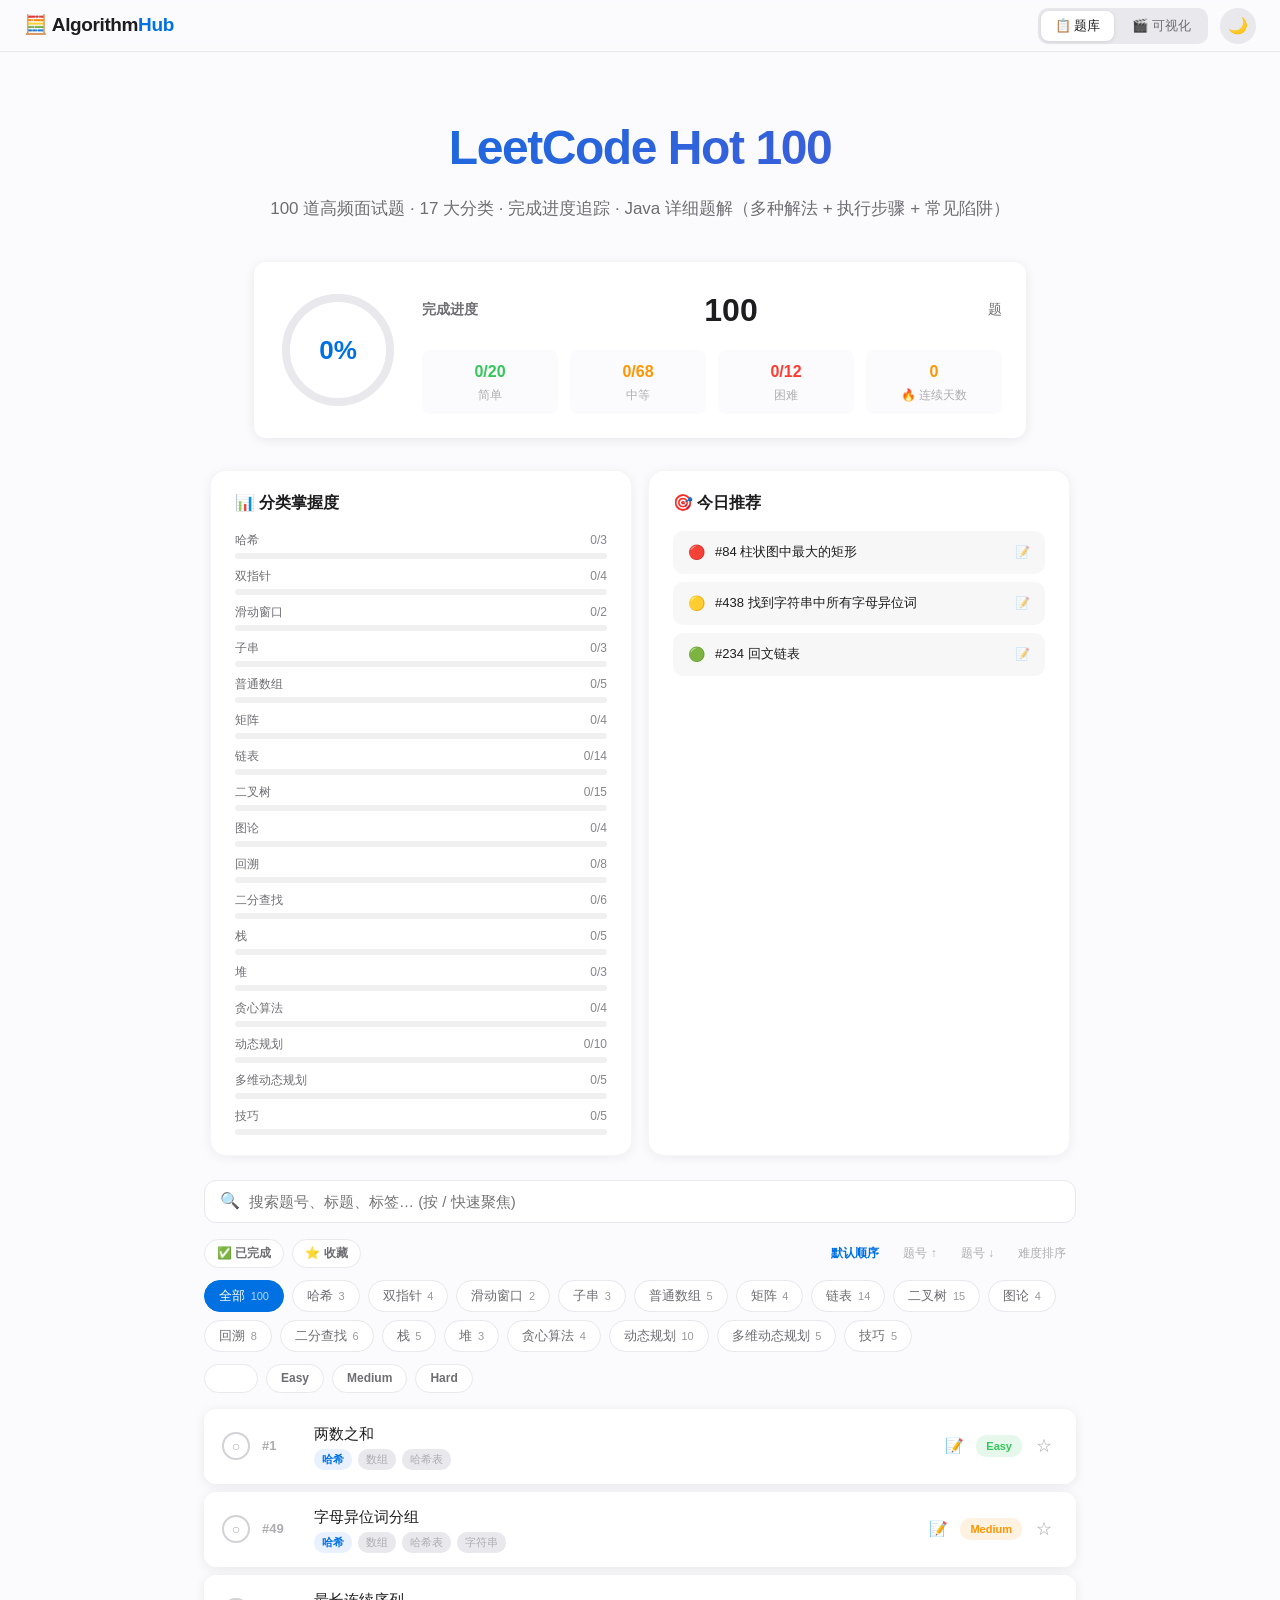
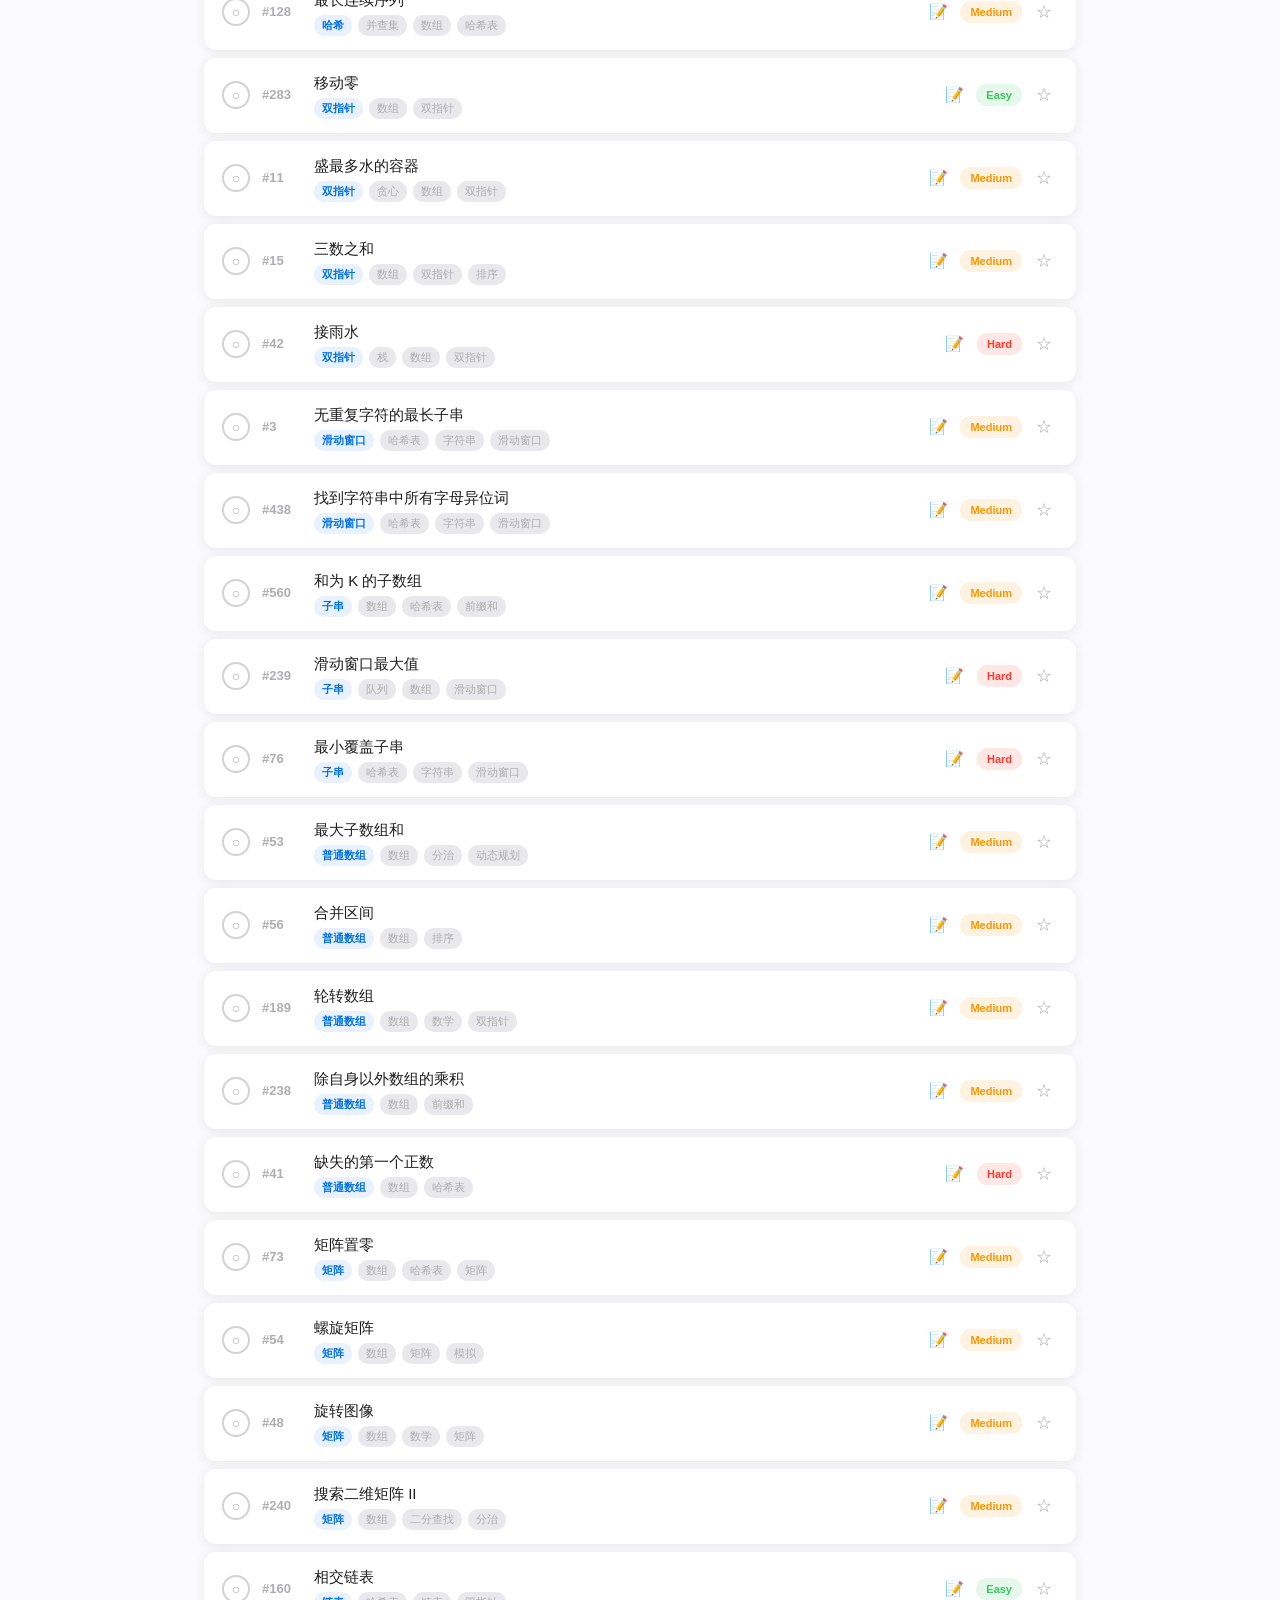
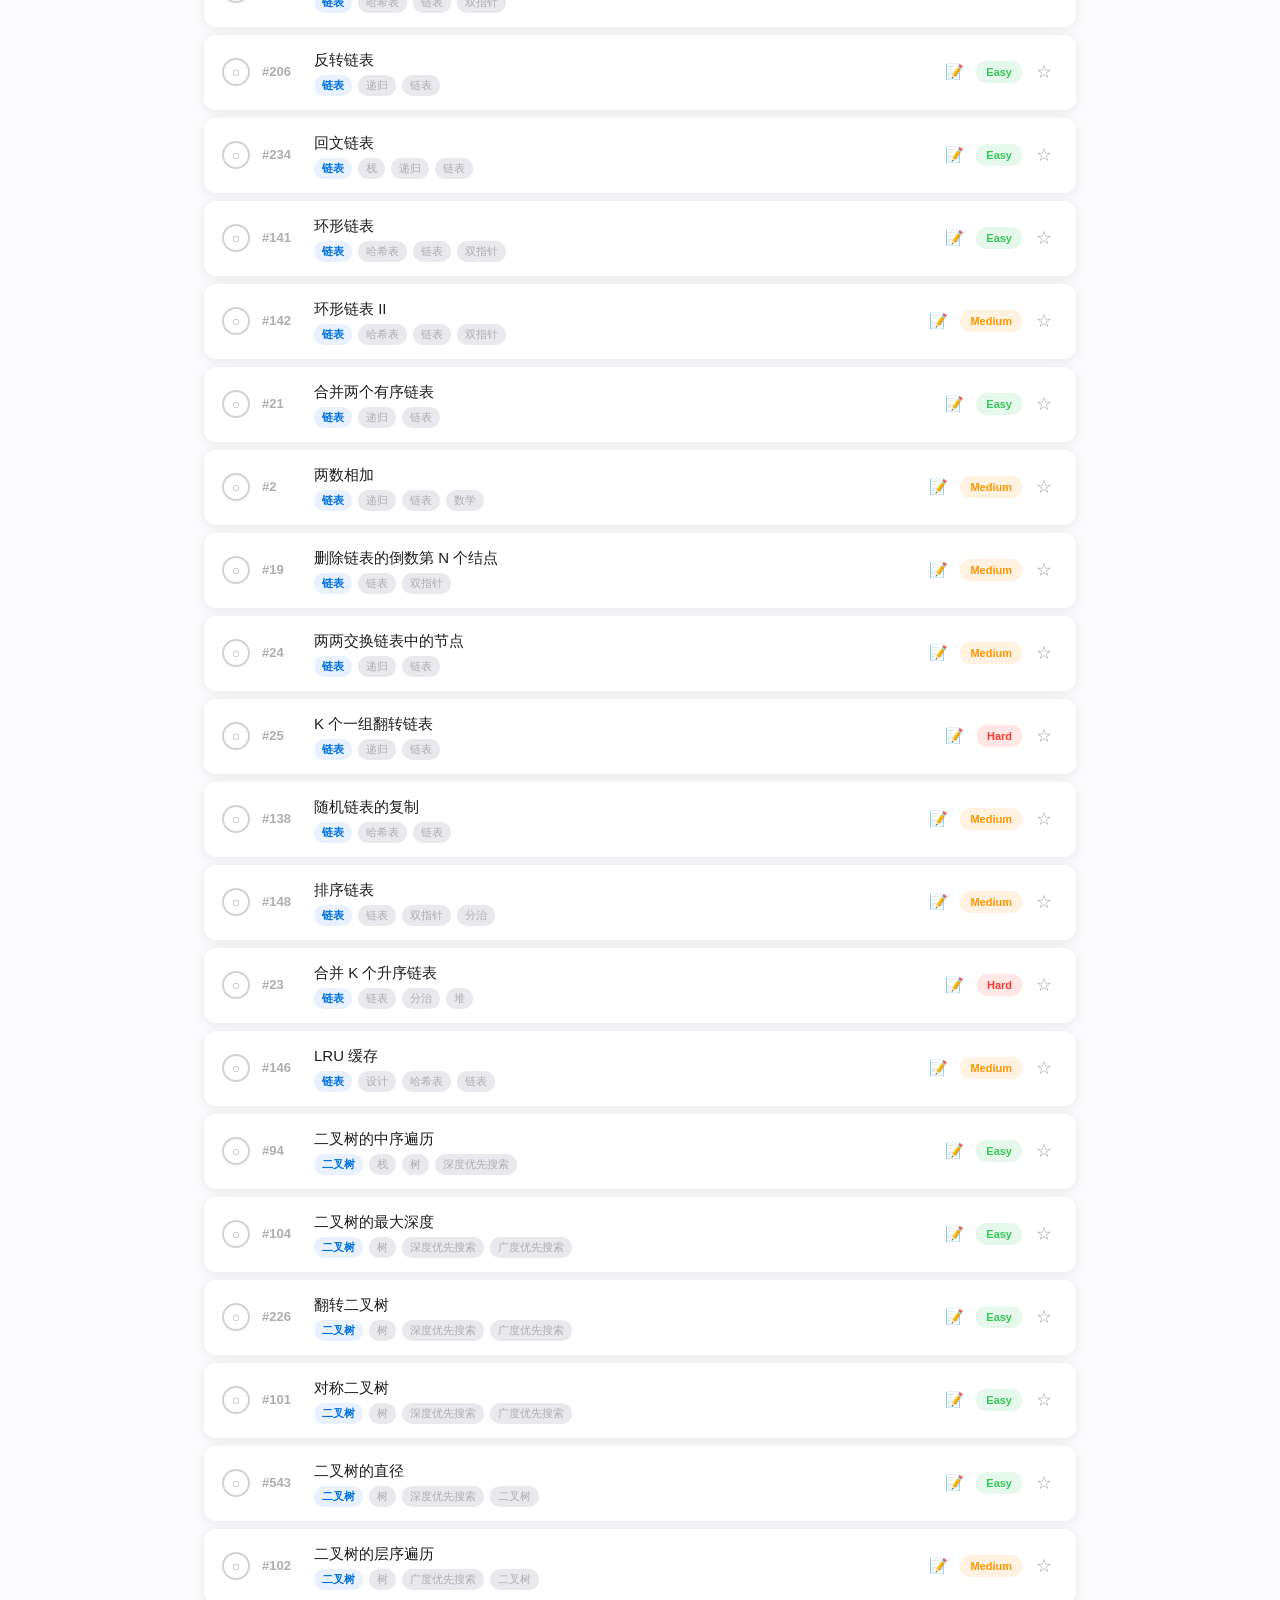
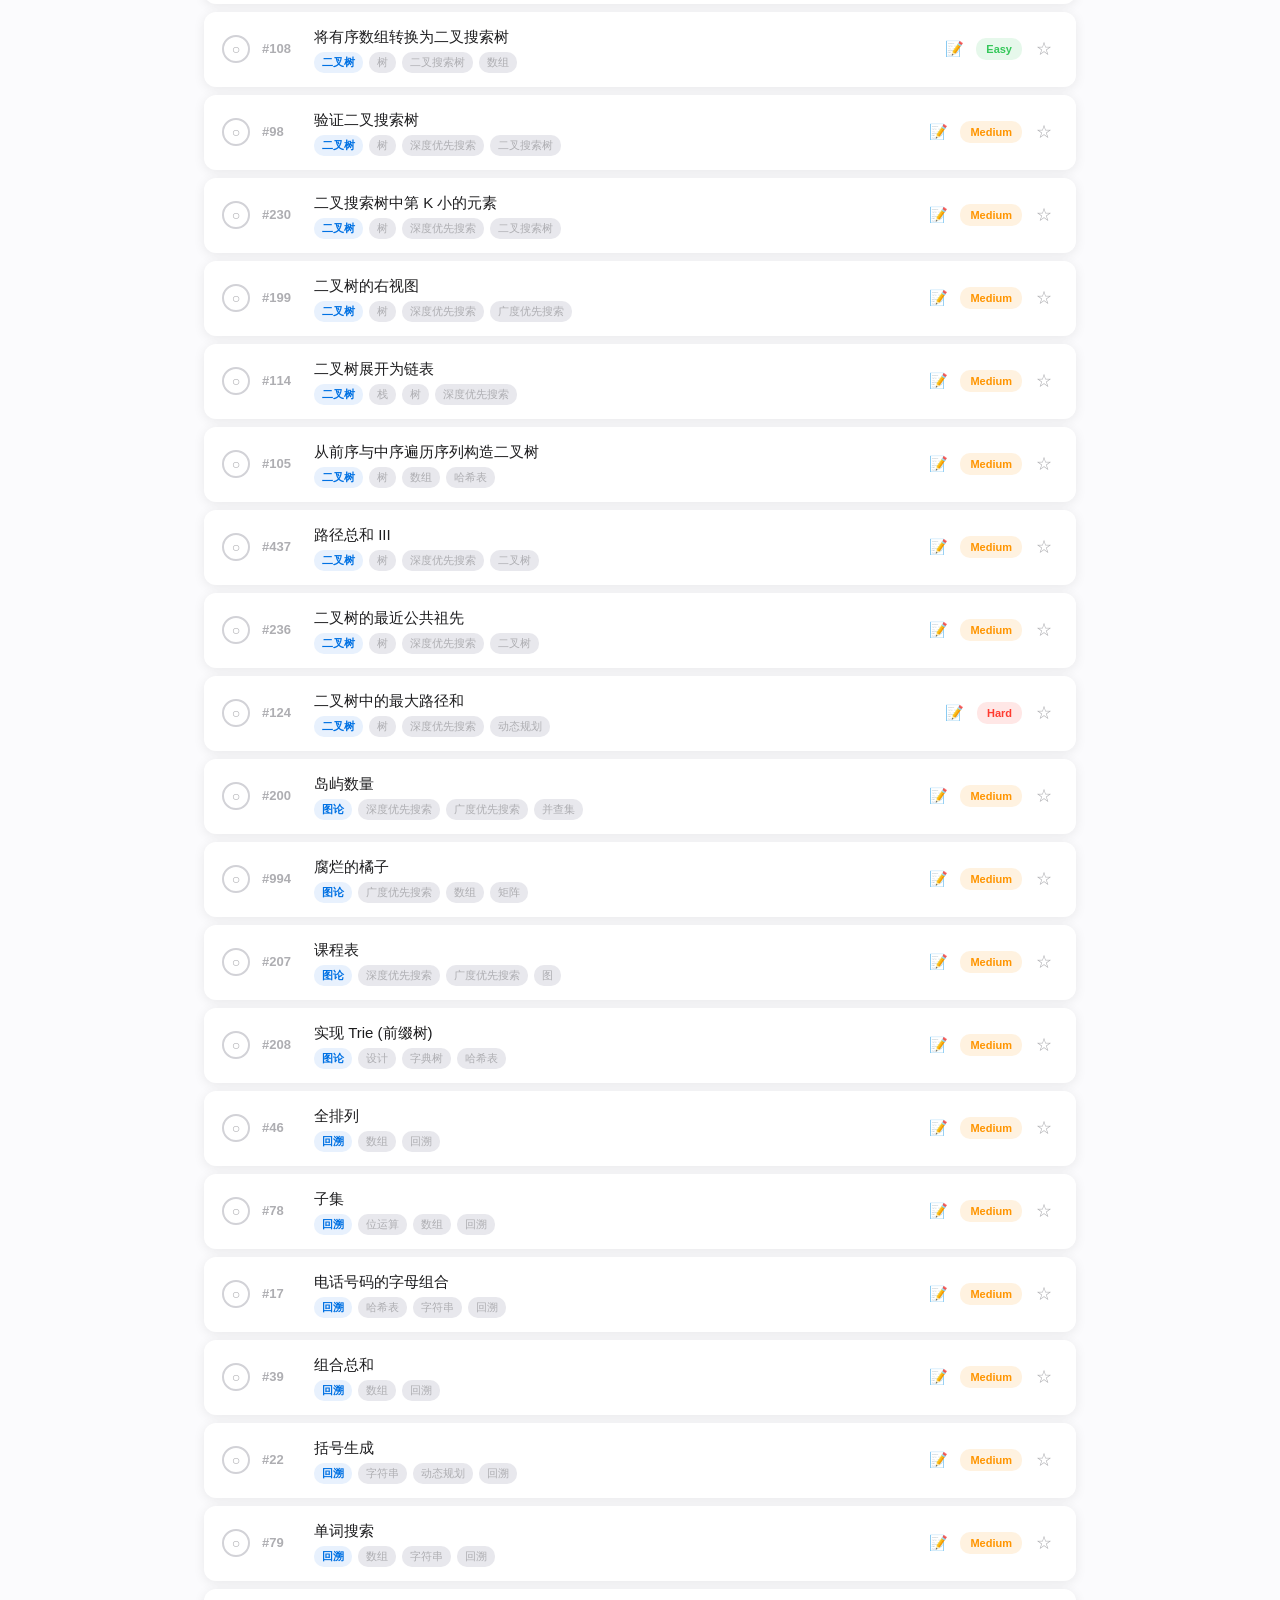
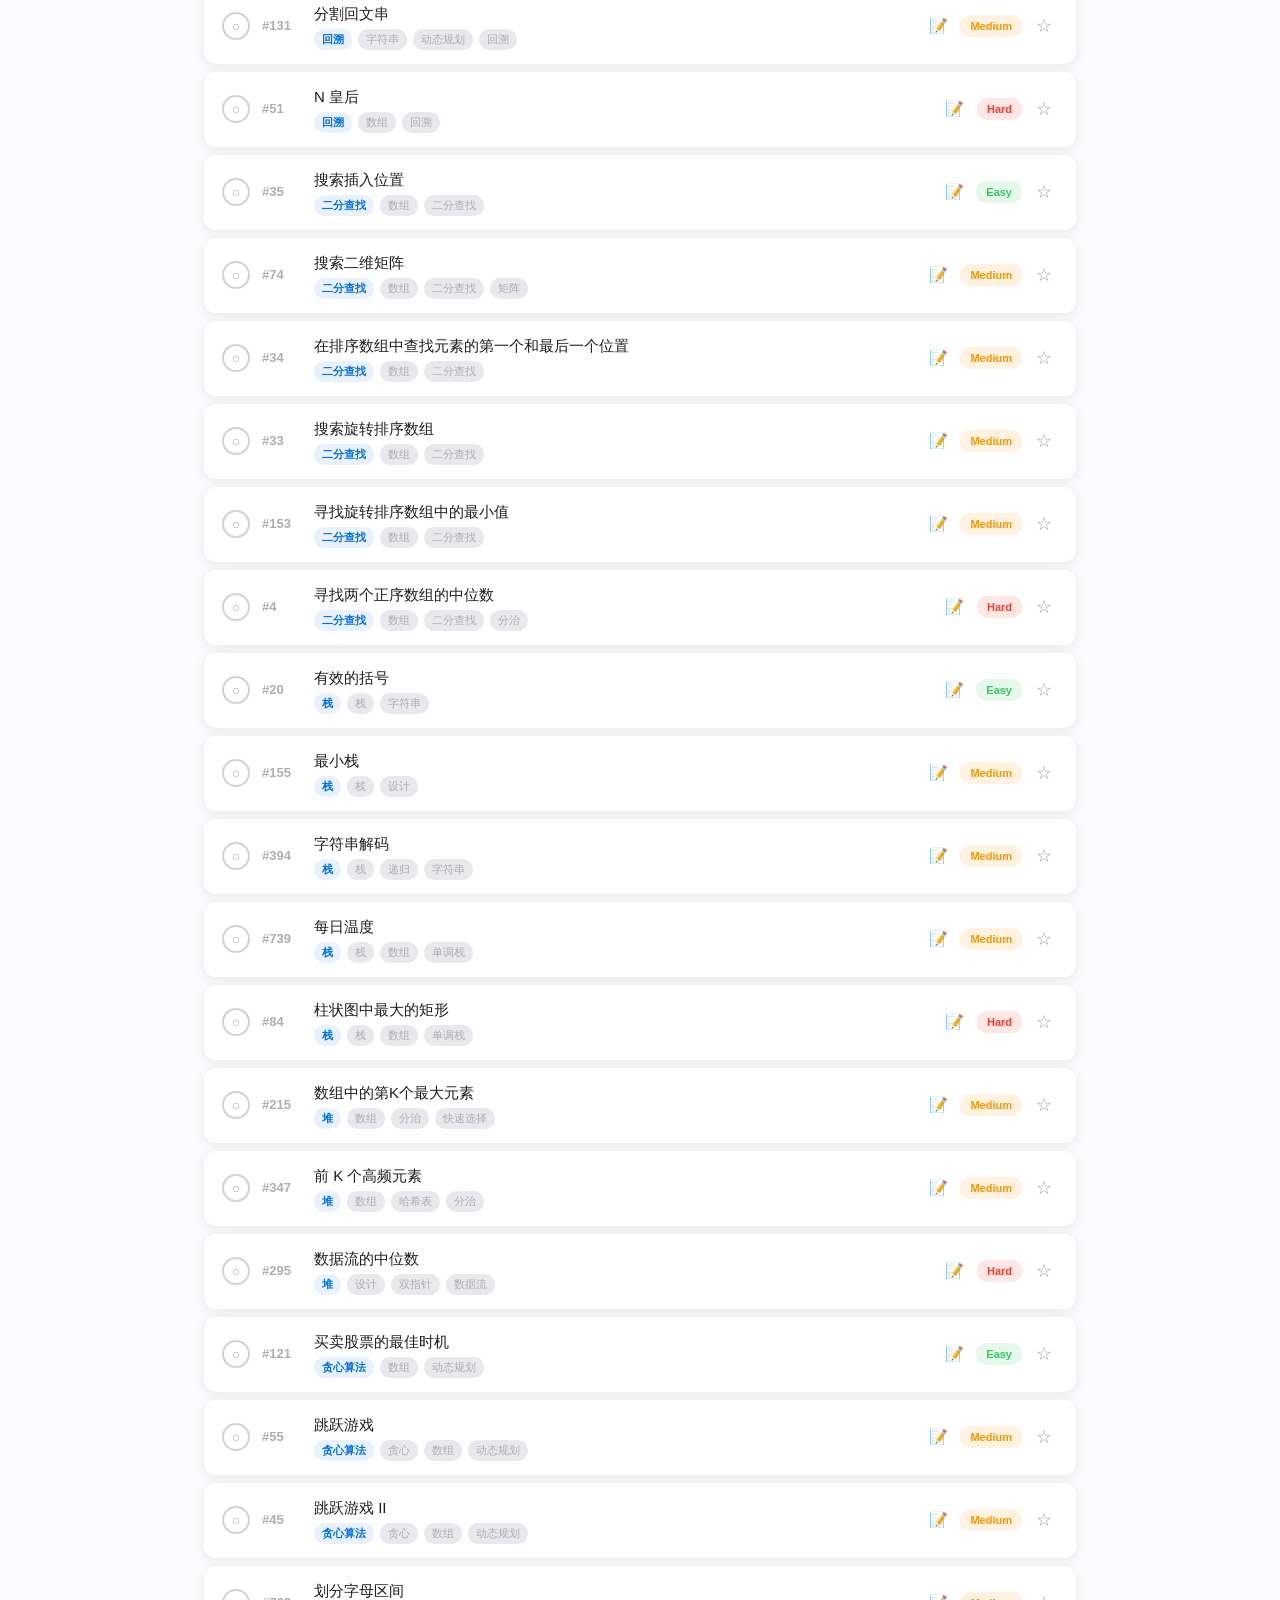
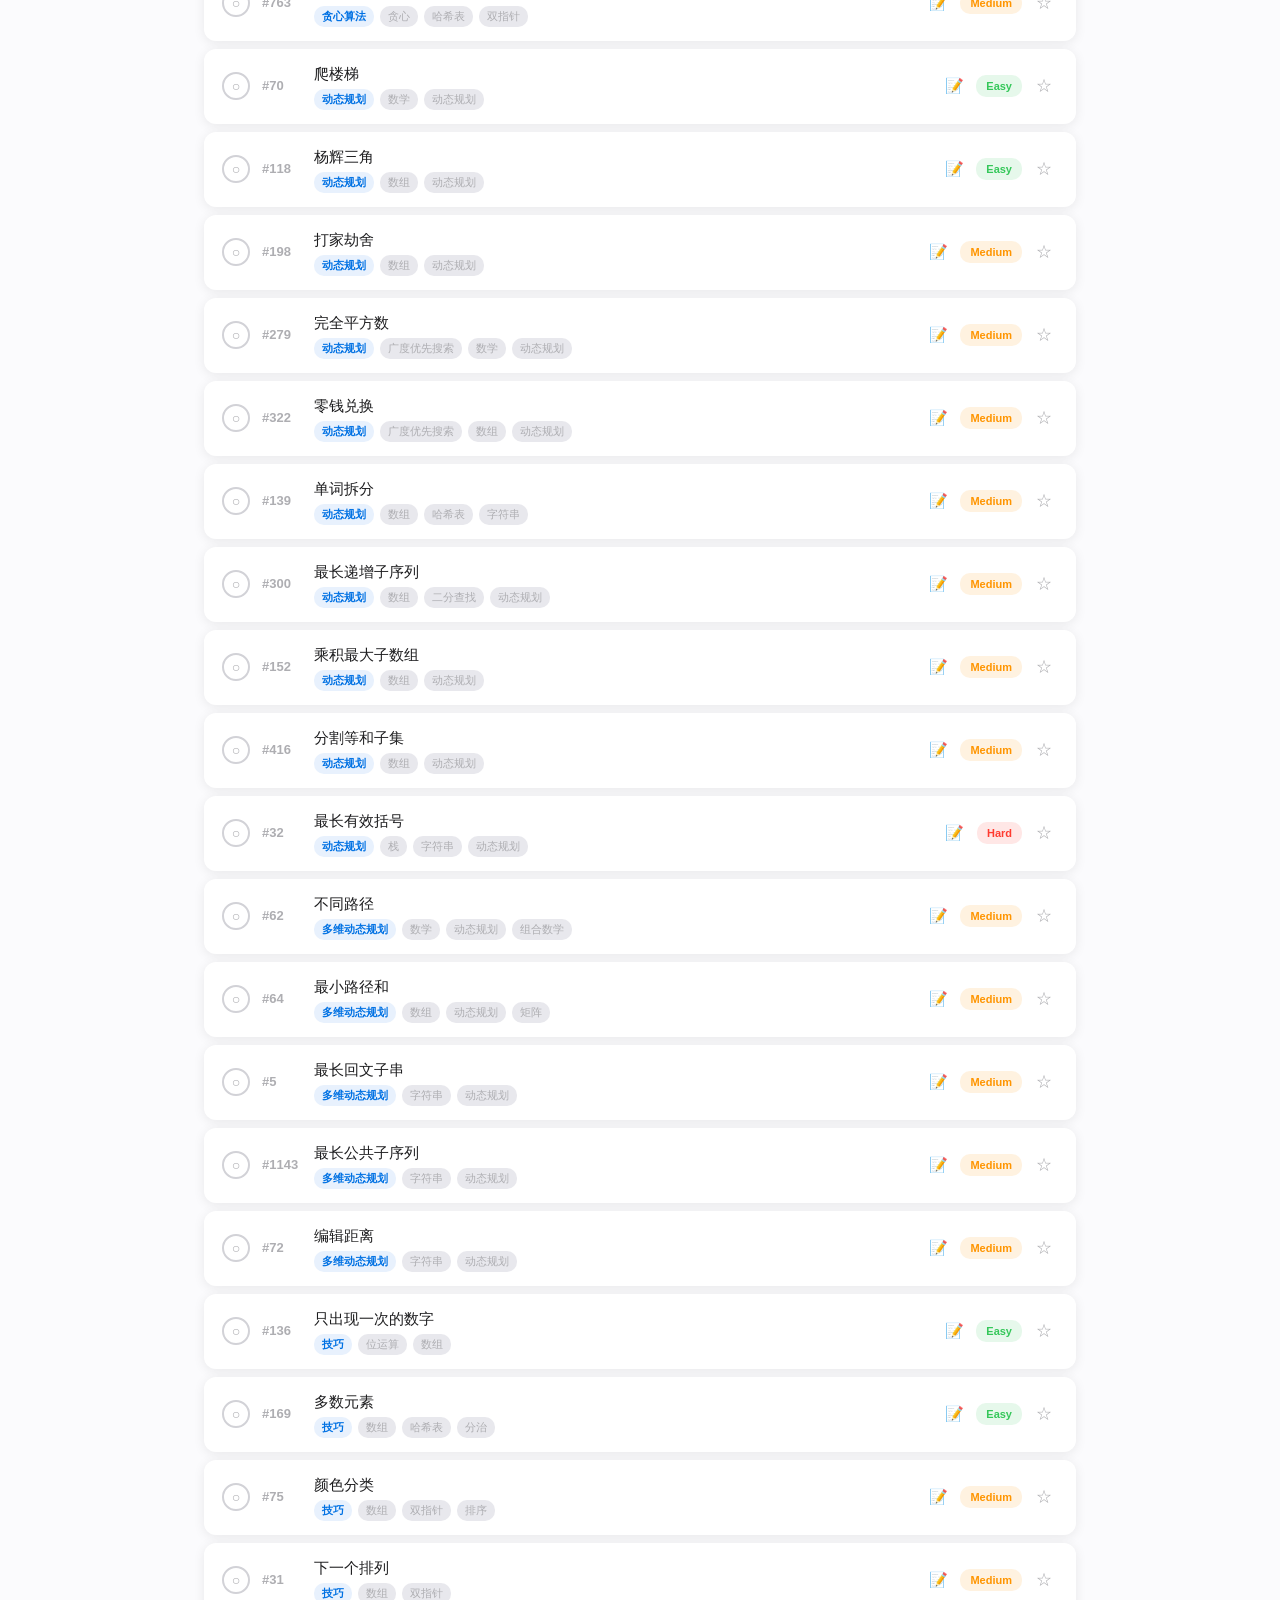
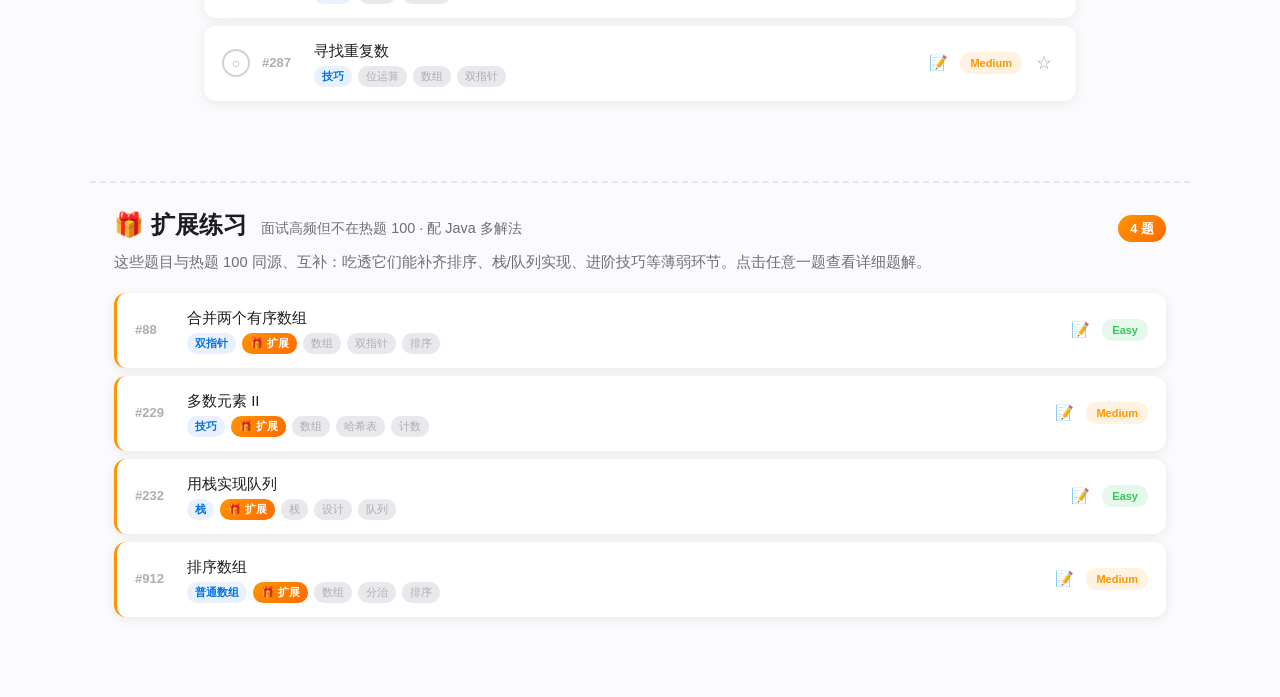
<file: legacy/index.html>
<!DOCTYPE html>
<html lang="zh-CN" data-theme="light">
<head>
<meta charset="UTF-8">
<meta name="viewport" content="width=device-width, initial-scale=1.0">
<meta name="description" content="Algorithm Interview — LeetCode Hot 100 完整Java题解 + 18种算法动画可视化。多种解法、执行步骤、常见陷阱、互动练习，面试刷题一站搞定。">
<meta name="keywords" content="LeetCode,Hot100,Java,算法,数据结构,动态规划,排序,面试题解,算法可视化">
<meta name="author" content="SunArthur86">

<!-- Open Graph -->
<meta property="og:type" content="website">
<meta property="og:title" content="Algorithm Interview — LeetCode Hot 100 + 算法可视化">
<meta property="og:description" content="100道高频面试题 · 18种算法动画 · Java详细题解 · 互动学习">
<meta property="og:url" content="https://sunarthur86.github.io/algorithm-interview/">

<!-- Twitter Card -->
<meta name="twitter:card" content="summary_large_image">
<meta name="twitter:title" content="Algorithm Interview — LeetCode Hot 100 + 算法可视化">
<meta name="twitter:description" content="100道高频面试题 · 18种算法动画 · Java详细题解 · 互动学习">

<title>Algorithm Interview — LeetCode Hot 100 + 算法可视化</title>
<link rel="canonical" href="https://sunarthur86.github.io/algorithm-interview/">
<link rel="icon" href="data:image/svg+xml,<svg xmlns='http://www.w3.org/2000/svg' viewBox='0 0 100 100'><text y='.9em' font-size='90'>🧮</text></svg>">
<link rel="manifest" href="manifest.json">
<script type="application/ld+json">
{"@context":"https://schema.org","@type":"EducationalOrganization","name":"Algorithm Interview","description":"LeetCode Hot 100 完整Java题解 + 18种算法动画可视化","url":"https://sunarthur86.github.io/algorithm-interview/","author":{"@type":"Person","name":"SunArthur86"}}
</script>
<meta name="theme-color" content="#1d1d1f">
<meta name="apple-mobile-web-app-capable" content="yes">
<meta name="apple-mobile-web-app-status-bar-style" content="default">
<link rel="apple-touch-icon" href="data:image/svg+xml,%3Csvg xmlns='http://www.w3.org/2000/svg' viewBox='0 0 192 192'%3E%3Crect width='192' height='192' rx='42' fill='%231d1d1f'/%3E%3Ctext x='96' y='130' font-size='100' text-anchor='middle' fill='white'%3E🧮%3C/text%3E%3C/svg%3E">
<link rel="stylesheet" href="css/main.css">
<link rel="stylesheet" href="css/algorithm.css">
<link rel="stylesheet" href="css/solutions-v2.css">
<link rel="stylesheet" href="css/interactive.css">
<link rel="stylesheet" href="css/viz-modal.css">
</head>
<body>
<a href="#main-content" class="skip-nav" style="position:absolute;top:-100px;left:0;background:#0071e3;color:#fff;padding:8px 16px;z-index:9999;border-radius:0 0 8px 0;transition:top .2s;text-decoration:none;">跳到主要内容</a>

<!-- Navigation -->
<nav class="nav" role="navigation" aria-label="主导航">
  <div class="nav-left">
    <div class="nav-logo">🧮 Algorithm<span>Hub</span></div>
  </div>
  <div class="nav-right">
    <div class="view-switch">
      <button class="view-switch-btn active" data-view="problems">📋 题库</button>
      <button class="view-switch-btn" data-view="visualizer">🎬 可视化</button>
    </div>
    <button class="theme-btn" id="theme-toggle" title="切换深色模式 (T)" aria-label="切换深色模式">🌙</button>
  </div>
</nav>

<!-- View: Problems -->
<main id="main-content">
<div id="view-problems">
  <!-- Hero -->
  <div class="hero">
    <h1>LeetCode Hot 100</h1>
    <p>100 道高频面试题 · 17 大分类 · 完成进度追踪 · Java 详细题解（多种解法 + 执行步骤 + 常见陷阱）</p>
  </div>

  <!-- Progress -->
  <div class="progress-section">
    <div class="progress-card">
      <div class="progress-card-inner">
        <div class="progress-ring-wrap">
          <svg class="progress-ring" width="120" height="120">
            <circle class="progress-ring-bg" cx="60" cy="60" r="52" stroke-width="8" fill="none" />
            <circle class="progress-ring-fill" id="progress-ring-fill" cx="60" cy="60" r="52" stroke-width="8" fill="none"
              stroke-dasharray="326.7" stroke-dashoffset="326.7" transform="rotate(-90 60 60)" />
          </svg>
          <div class="progress-ring-text">
            <span class="progress-pct" id="stat-pct">0%</span>
          </div>
        </div>
        <div class="progress-info">
          <div class="progress-row">
            <span class="progress-label">完成进度</span>
            <span class="stat-big" id="stat-total">0</span><span class="stat-total-label">题</span>
          </div>
          <div class="stats-row">
            <div class="stat-mini stat-easy"><div class="stat-mini-val" id="stat-easy">0/0</div><div class="stat-mini-label">简单</div></div>
            <div class="stat-mini stat-medium"><div class="stat-mini-val" id="stat-medium">0/0</div><div class="stat-mini-label">中等</div></div>
            <div class="stat-mini stat-hard"><div class="stat-mini-val" id="stat-hard">0/0</div><div class="stat-mini-label">困难</div></div>
            <div class="stat-mini stat-streak"><div class="stat-mini-val" id="stat-streak">0</div><div class="stat-mini-label">🔥 连续天数</div></div>
          </div>
        </div>
      </div>
    </div>
  </div>

  <!-- Dashboard -->
  <div class="dashboard">
    <div class="dashboard-card">
      <h3 class="dashboard-title">📊 分类掌握度</h3>
      <div class="cat-progress" id="cat-progress"></div>
    </div>
    <div class="dashboard-card">
      <h3 class="dashboard-title">🎯 今日推荐</h3>
      <div class="daily-rec" id="daily-rec"></div>
    </div>
  </div>

  <!-- Filters -->
  <div class="filter-bar">
    <div class="search-wrap">
      <span class="search-icon">🔍</span>
      <input class="search-box" id="search-input" type="text" placeholder="搜索题号、标题、标签… (按 / 快速聚焦)">
    </div>
    <!-- Filter toggles + Sort -->
    <div class="filter-row">
      <button class="filter-toggle" id="toggle-completed" onclick="App.toggleCompletedOnly()" title="只看已完成">✅ 已完成</button>
      <button class="filter-toggle" id="toggle-starred" onclick="App.toggleStarredOnly()" title="只看收藏">⭐ 收藏</button>
      <div class="sort-tabs" id="sort-tabs"></div>
    </div>
    <div class="cat-tabs" id="category-tabs"></div>
    <div class="diff-tabs" id="diff-tabs"></div>
  </div>

  <!-- Problem List -->
  <div class="problem-list-container">
    <div id="problem-list"></div>
  </div>

  <!-- Bonus / Extra Problems (not in LeetCode Hot 100, but high-frequency interview extensions) -->
  <div id="extra-section" class="extra-section" style="max-width:1100px;margin:0 auto;padding:24px 24px 80px;display:none;">
    <div class="extra-header">
      <h2>🎁 扩展练习 <span class="extra-subtitle">面试高频但不在热题 100 · 配 Java 多解法</span></h2>
      <span class="extra-count" id="extra-count"></span>
    </div>
    <p class="extra-desc">这些题目与热题 100 同源、互补：吃透它们能补齐排序、栈/队列实现、进阶技巧等薄弱环节。点击任意一题查看详细题解。</p>
    <div id="extra-list" class="extra-list"></div>
  </div>
</div>

<!-- View: Visualizer -->
<div id="view-visualizer">
  <div class="hero">
    <h1>算法可视化</h1>
    <p>18 种算法动画 · 实时演示 · DP表格 · 链表操作 · 树遍历 · 双指针 · 滑动窗口</p>
  </div>

  <div style="max-width:1000px;margin:0 auto;padding:0 24px 80px;">
    <div class="algo-layout">
      <!-- Algorithm Sidebar -->
      <div class="algo-sidebar" id="algo-list">
        <div class="algo-cat-title">排序算法</div>
        <button class="algo-btn active" data-algo="bubble">🫧 冒泡排序</button>
        <button class="algo-btn" data-algo="selection">👆 选择排序</button>
        <button class="algo-btn" data-algo="insertion">📥 插入排序</button>
        <button class="algo-btn" data-algo="shell">🔩 希尔排序</button>
        <button class="algo-btn" data-algo="quick">⚡ 快速排序</button>
        <button class="algo-btn" data-algo="merge">🔗 归并排序</button>
        <button class="algo-btn" data-algo="heap">🏔️ 堆排序</button>
        <button class="algo-btn" data-algo="counting">🔢 计数排序</button>
        <div class="algo-cat-title">搜索算法</div>
        <button class="algo-btn" data-algo="binary">🔍 二分查找</button>
        <div class="algo-cat-title">图算法</div>
        <button class="algo-btn" data-algo="bfs">🌊 BFS 广搜</button>
        <button class="algo-btn" data-algo="dfs">🏔️ DFS 深搜</button>
      </div>

      <!-- Algorithm Canvas -->
      <div class="algo-main">
        <div class="algo-controls">
          <button class="ctrl-btn primary" id="btn-algo-play">▶ 开始</button>
          <button class="ctrl-btn" id="btn-algo-step" title="单步执行">⏭ 单步</button>
          <button class="ctrl-btn" id="btn-algo-pause">⏸ 暂停</button>
          <button class="ctrl-btn" id="btn-algo-reset">↻ 重置</button>
          <div class="ctrl-slider">
            <label>速度</label>
            <input type="range" id="algo-speed" min="1" max="10" value="5">
            <span id="algo-speed-val">5</span>
          </div>
          <div class="ctrl-slider">
            <label>数量</label>
            <input type="range" id="algo-size" min="5" max="50" value="30">
          </div>
        </div>

        <div class="canvas-wrap">
          <canvas id="algo-canvas"></canvas>
        </div>

        <!-- Color Legend -->
        <div class="algo-legend">
          <div class="legend-item"><span class="legend-dot legend-normal"></span>未访问</div>
          <div class="legend-item"><span class="legend-dot legend-compare"></span>比较中</div>
          <div class="legend-item"><span class="legend-dot legend-swap"></span>交换/写入</div>
          <div class="legend-item"><span class="legend-dot legend-pivot"></span>基准/活跃</div>
          <div class="legend-item"><span class="legend-dot legend-sorted"></span>已排序</div>
        </div>

        <div class="algo-info-bar">
          <div class="algo-info-item">⏱ <span id="algo-time">O(n²)</span></div>
          <div class="algo-info-item">📦 <span id="algo-space">O(1)</span></div>
          <div class="algo-info-item">🔄 比较 <span id="algo-compares">0</span></div>
          <div class="algo-info-item">🔁 交换 <span id="algo-swaps">0</span></div>
          <div class="algo-status" id="algo-status"></div>
        </div>

        <div class="algo-description" id="algo-description"></div>

        <!-- Pseudocode Panel -->
        <div class="algo-pseudo-panel" id="algo-pseudo-panel">
          <div class="pseudo-header">📝 伪代码 <span class="pseudo-hint">当前执行步骤高亮显示</span></div>
          <pre class="pseudo-code" id="algo-pseudo"></pre>
        </div>
      </div>
    </div>
  </div>
</div>

<!-- Problem Detail Modal -->
<div id="problem-modal" class="modal-overlay" role="dialog" aria-modal="true" aria-label="题目详情">
  <div class="modal-content" id="modal-content"></div>
</div>

<!-- Visualization Modal -->
<div id="viz-modal" class="modal-overlay" style="display:none;z-index:10001;">
  <div class="modal-content" style="max-width:900px;">
    <div class="viz-header">
      <h2 id="viz-title" style="margin:0;font-size:1.3rem;">🎬 动画演示</h2>
      <button class="ctrl-btn" onclick="App.closeVizModal()" style="padding:6px 12px;">✕ 关闭</button>
    </div>
    <div class="viz-player">
      <canvas id="viz-canvas" width="800" height="380" style="width:100%;border-radius:12px;border:1px solid rgba(0,0,0,0.1);"></canvas>
      <div class="viz-progress-bar"><div class="viz-progress-fill" id="viz-progress"></div></div>
      <div class="viz-controls">
        <button class="ctrl-btn" id="viz-step-back" title="上一步">⏮</button>
        <button class="ctrl-btn primary" id="viz-play">▶ 播放</button>
        <button class="ctrl-btn" id="viz-step-fwd" title="下一步">⏭</button>
        <button class="ctrl-btn" id="viz-reset" title="重置">↻</button>
        <div class="viz-speed-wrap">
          <label>速度</label>
          <input type="range" id="viz-speed" min="1" max="10" value="6">
          <span id="viz-speed-val">6</span>
        </div>
        <span class="viz-counter" id="viz-counter">Step 0 / 0</span>
      </div>
      <div class="viz-message" id="viz-message"></div>
    </div>
  </div>
</div>

<!-- Back to Top -->
<button id="back-to-top" title="回到顶部" aria-label="回到顶部">↑</button>

</main>

<!-- Toast -->
<div id="toast"></div>

<!-- Scripts (defer for non-blocking parallel download) -->
<script src="js/safe-ls.js" defer></script>
<script src="js/problems-data.js" defer></script>
<script src="js/solutions-v2.js" defer></script>
<script src="js/sol-v2-01.js" defer></script>
<script src="js/sol-v2-02.js" defer></script>
<script src="js/sol-v2-03a.js" defer></script>
<script src="js/sol-v2-03b.js" defer></script>
<script src="js/sol-v2-04a.js" defer></script>
<script src="js/sol-v2-04b.js" defer></script>
<script src="js/sol-v2-05.js" defer></script>
<script src="js/sol-v2-06a.js" defer></script>
<script src="js/sol-v2-06b.js" defer></script>
<script src="js/sol-v2-07a.js" defer></script>
<script src="js/sol-v2-07b.js" defer></script>
<script src="js/sol-v2-07c.js" defer></script>
<script src="js/extra-solutions.js" defer></script>
<script src="js/diagrams.js" defer></script>
<script src="js/app.js" defer></script>
<script src="js/algorithm-visualizer.js" defer></script>
<script src="js/visualizer-extended.js" defer></script>
<script src="js/viz-engine.js" defer></script>
<script src="js/viz-traces-01.js" defer></script>
<script src="js/viz-traces-02.js" defer></script>
<script src="js/viz-traces-03.js" defer></script>
<script src="js/viz-traces-04.js" defer></script>
<script src="js/viz-traces-05.js" defer></script>
<script src="js/viz-traces-06.js" defer></script>
<script>
document.addEventListener('DOMContentLoaded', function() {
  if (typeof Algorithm !== 'undefined' && Algorithm.init) {
    Algorithm.init();
  }
});
// Register Service Worker for offline support
if ('serviceWorker' in navigator) {
  window.addEventListener('load', function() {
    navigator.serviceWorker.register('sw.js').catch(function(e) {
      console.log('SW registration failed:', e);
    });
  });
}
// Click outside viz-modal to close
var vizModal = document.getElementById('viz-modal');
if (vizModal) {
  vizModal.addEventListener('click', function(e) {
    if (e.target === vizModal) App.closeVizModal();
  });
}
</script>
</body>
</html>
</file>
<file: legacy/css/main.css>
/* ===== Algorithm Interview — Apple风格主样式 ===== */
:root {
  --bg: #fbfbfd;
  --card-bg: #ffffff;
  --text: #1d1d1f;
  --text-2: #6e6e73;
  --text-3: #aeaeb2;
  --border: #d2d2d7;
  --border-2: #e8e8ed;
  --accent: #0071e3;
  --accent-2: #0077ED;
  --accent-bg: #e8f1fd;
  --green: #34c759;
  --orange: #ff9500;
  --red: #ff3b30;
  --yellow: #ffd60a;
  --shadow: 0 2px 12px rgba(0,0,0,.08);
  --shadow-lg: 0 8px 32px rgba(0,0,0,.12);
  --radius: 12px;
  --radius-sm: 8px;
  --nav-h: 52px;
  --blur-bg: rgba(251,251,253,.72);
}

[data-theme="dark"] {
  --bg: #1c1c1e;
  --card-bg: #2c2c2e;
  --text: #f5f5f7;
  --text-2: #98989d;
  --text-3: #636366;
  --border: #3a3a3c;
  --border-2: #48484a;
  --accent: #0a84ff;
  --accent-bg: #0a2540;
  --shadow: 0 2px 12px rgba(0,0,0,.3);
  --shadow-lg: 0 8px 32px rgba(0,0,0,.4);
  --blur-bg: rgba(28,28,30,.72);
}

* { margin: 0; padding: 0; box-sizing: border-box; }
body {
  font-family: -apple-system, 'SF Pro Display', 'SF Pro Text', 'Helvetica Neue', sans-serif;
  background: var(--bg);
  color: var(--text);
  line-height: 1.5;
  transition: background .3s, color .3s;
}

a { color: var(--accent); text-decoration: none; }
a:hover { text-decoration: underline; }

/* === Nav === */
.nav {
  position: sticky; top: 0; z-index: 100;
  height: var(--nav-h);
  display: flex; align-items: center; justify-content: space-between;
  padding: 0 24px;
  background: var(--blur-bg);
  backdrop-filter: blur(20px); -webkit-backdrop-filter: blur(20px);
  border-bottom: 1px solid var(--border-2);
}
.nav-left { display: flex; align-items: center; gap: 16px; }
.nav-logo { font-size: 19px; font-weight: 700; letter-spacing: -.02em; }
.nav-logo span { color: var(--accent); }
.nav-right { display: flex; align-items: center; gap: 12px; }

/* View Switch */
.view-switch {
  display: flex; gap: 4px;
  background: var(--border-2);
  border-radius: 10px;
  padding: 3px;
}
.view-switch-btn {
  border: none; background: transparent; cursor: pointer;
  padding: 6px 14px; border-radius: 8px;
  font-size: 13px; font-weight: 500; color: var(--text-2);
  transition: all .2s;
}
.view-switch-btn.active {
  background: var(--card-bg); color: var(--text);
  box-shadow: 0 1px 4px rgba(0,0,0,.1);
}

/* Theme toggle */
.theme-btn {
  border: none; background: var(--border-2); cursor: pointer;
  width: 36px; height: 36px; border-radius: 50%;
  font-size: 16px; display: flex; align-items: center; justify-content: center;
  transition: all .2s;
}
.theme-btn:hover { transform: scale(1.1); }

/* === Hero === */
.hero {
  text-align: center;
  padding: 60px 24px 40px;
}
.hero h1 {
  font-size: clamp(32px, 5vw, 48px);
  font-weight: 700; letter-spacing: -.03em;
  background: linear-gradient(135deg, var(--accent), #5856d6);
  -webkit-background-clip: text; background-clip: text;
  -webkit-text-fill-color: transparent;
}
.hero p {
  margin-top: 12px; font-size: 17px; color: var(--text-2);
}

/* === Progress Bar === */
.progress-section {
  max-width: 820px; margin: 0 auto 32px; padding: 0 24px;
}
.progress-card {
  background: var(--card-bg);
  border-radius: var(--radius);
  padding: 20px 24px;
  box-shadow: var(--shadow);
}
.progress-row {
  display: flex; align-items: center; justify-content: space-between;
  margin-bottom: 12px;
}
.progress-label { font-size: 14px; font-weight: 600; color: var(--text-2); }
.progress-pct { font-size: 22px; font-weight: 700; color: var(--accent); }
.progress-track {
  height: 8px; background: var(--border-2); border-radius: 4px; overflow: hidden;
}
.progress-fill {
  height: 100%; background: linear-gradient(90deg, var(--green), var(--accent));
  border-radius: 4px;
  transition: width .5s ease;
}

/* === Stats === */
.stats-row {
  display: grid; grid-template-columns: repeat(4, 1fr); gap: 12px;
  margin-top: 16px;
}
.stat-mini {
  text-align: center; padding: 10px;
  background: var(--bg); border-radius: var(--radius-sm);
}
.stat-mini-val { font-size: 16px; font-weight: 700; }
.stat-mini-label { font-size: 12px; color: var(--text-3); margin-top: 2px; }
.stat-easy .stat-mini-val { color: var(--green); }
.stat-medium .stat-mini-val { color: var(--orange); }
.stat-hard .stat-mini-val { color: var(--red); }

/* === Filter Bar === */
.filter-bar {
  max-width: 920px; margin: 0 auto 16px; padding: 0 24px;
}
.search-box {
  width: 100%; padding: 12px 16px 12px 44px;
  border: 1px solid var(--border-2); border-radius: 12px;
  font-size: 15px; background: var(--card-bg); color: var(--text);
  transition: border-color .2s;
}
.search-box:focus { outline: none; border-color: var(--accent); }
.search-wrap { position: relative; margin-bottom: 16px; }
.search-icon {
  position: absolute; left: 16px; top: 50%; transform: translateY(-50%);
  font-size: 16px; color: var(--text-3);
}

/* Category tabs */
.cat-tabs {
  display: flex; gap: 8px; flex-wrap: wrap; margin-bottom: 12px;
}
.cat-tab {
  border: 1px solid var(--border-2); background: var(--card-bg);
  padding: 6px 14px; border-radius: 20px; cursor: pointer;
  font-size: 13px; color: var(--text-2); font-weight: 500;
  transition: all .2s; white-space: nowrap;
}
.cat-tab:hover { border-color: var(--accent); color: var(--accent); }
.cat-tab.active {
  background: var(--accent); color: #fff; border-color: var(--accent);
}
.cat-count {
  opacity: .7; font-size: 11px; margin-left: 2px;
}

/* Diff tabs */
.diff-tabs { display: flex; gap: 8px; }
.diff-tab {
  border: 1px solid var(--border-2); background: var(--card-bg);
  padding: 5px 14px; border-radius: 16px; cursor: pointer;
  font-size: 12px; font-weight: 600; color: var(--text-2);
  transition: all .2s;
}
.diff-tab.active { color: #fff; }
.diff-tab.diff-easy.active { background: var(--green); border-color: var(--green); }
.diff-tab.diff-medium.active { background: var(--orange); border-color: var(--orange); }
.diff-tab.diff-hard.active { background: var(--red); border-color: var(--red); }
.diff-tab.active:not([class*="diff-"]) { background: var(--text); border-color: var(--text); }

/* === Problem List === */
.problem-list-container {
  max-width: 920px; margin: 0 auto; padding: 0 24px 80px;
}
#problem-list { display: flex; flex-direction: column; gap: 8px; }

.problem-card {
  display: flex; align-items: center; justify-content: space-between;
  background: var(--card-bg); border-radius: var(--radius);
  padding: 14px 18px; box-shadow: var(--shadow);
  transition: all .2s;
  animation: fadeUp .4s ease both;
}
.problem-card:hover {
  box-shadow: var(--shadow-lg);
  transform: translateY(-1px);
}
@keyframes fadeUp {
  from { opacity: 0; transform: translateY(8px); }
  to { opacity: 1; transform: translateY(0); }
}

.problem-card-left { display: flex; align-items: center; gap: 12px; flex: 1; min-width: 0; }
.check-btn {
  width: 28px; height: 28px; border-radius: 50%;
  border: 2px solid var(--border); background: transparent;
  cursor: pointer; font-size: 14px; color: var(--text-3);
  flex-shrink: 0; transition: all .2s;
  display: flex; align-items: center; justify-content: center;
}
.check-btn:hover { border-color: var(--green); color: var(--green); }
.check-btn.checked {
  background: var(--green); border-color: var(--green); color: #fff;
}
.problem-num {
  font-size: 13px; color: var(--text-3); font-weight: 600;
  flex-shrink: 0; min-width: 40px;
}
.problem-info { min-width: 0; }
.problem-title {
  font-size: 15px; font-weight: 500; color: var(--text);
  display: block; overflow: hidden; text-overflow: ellipsis; white-space: nowrap;
}
.problem-title:hover { color: var(--accent); text-decoration: none; }
.problem-tags {
  display: flex; gap: 6px; margin-top: 4px; flex-wrap: wrap;
}
.problem-cat {
  font-size: 11px; color: var(--accent); font-weight: 600;
  background: var(--accent-bg); padding: 2px 8px; border-radius: 10px;
}
.tag {
  font-size: 11px; color: var(--text-3);
  background: var(--border-2); padding: 2px 8px; border-radius: 10px;
}

.problem-card-right { display: flex; align-items: center; gap: 8px; flex-shrink: 0; }
.diff-badge {
  font-size: 11px; font-weight: 700; padding: 3px 10px; border-radius: 10px;
}
.diff-badge-easy { background: rgba(52,199,89,.12); color: var(--green); }
.diff-badge-medium { background: rgba(255,149,0,.12); color: var(--orange); }
.diff-badge-hard { background: rgba(255,59,48,.12); color: var(--red); }

.star-btn {
  width: 28px; height: 28px; border: none; background: transparent;
  cursor: pointer; font-size: 16px; color: var(--text-3);
  transition: all .2s;
}
.star-btn:hover { color: var(--yellow); }
.star-btn.starred { color: var(--yellow); }

mark { background: var(--yellow); color: var(--text); padding: 0 2px; border-radius: 2px; }

/* === Empty === */
.empty-state {
  text-align: center; padding: 60px 20px; color: var(--text-3); font-size: 16px;
}
.empty-state span { font-size: 13px; display: block; margin-top: 8px; }

/* === Toast === */
#toast {
  position: fixed; bottom: 32px; left: 50%; transform: translateX(-50%) translateY(80px);
  background: var(--text); color: var(--bg);
  padding: 12px 24px; border-radius: 12px; font-size: 14px; font-weight: 500;
  box-shadow: var(--shadow-lg); z-index: 200;
  opacity: 0; transition: all .3s;
}
#toast.show { opacity: 1; transform: translateX(-50%) translateY(0); }

/* === Visualizer View === */
#view-visualizer { display: none; }

/* === Responsive === */
@media (max-width: 768px) {
  .nav { padding: 0 16px; }
  .nav-logo { font-size: 16px; }
  .hero { padding: 40px 16px 24px; }
  .hero h1 { font-size: 28px; }
  .filter-bar, .progress-section, .problem-list-container { padding: 0 16px; }
  .stats-row { grid-template-columns: repeat(2, 1fr); }
  .problem-tags { display: none; }
  .problem-num { display: none; }
}

/* ===== v2.0 增强样式 ===== */

/* === Progress Ring === */
.progress-card-inner {
  display: flex;
  align-items: center;
  gap: 24px;
  padding: 4px 0;
}
.progress-ring-wrap {
  position: relative;
  width: 120px;
  height: 120px;
  flex-shrink: 0;
}
.progress-ring-bg {
  stroke: var(--border-2);
}
.progress-ring-fill {
  stroke: url(#progress-gradient);
  stroke: var(--accent);
  stroke-linecap: round;
  transition: stroke-dashoffset 0.6s ease;
}
.progress-ring-text {
  position: absolute;
  top: 50%;
  left: 50%;
  transform: translate(-50%, -50%);
  text-align: center;
}
.progress-ring-text .progress-pct {
  font-size: 26px;
  font-weight: 700;
  color: var(--accent);
}
.progress-info {
  flex: 1;
}
.stat-big {
  font-size: 32px;
  font-weight: 700;
  color: var(--text);
}
.stat-total-label {
  font-size: 14px;
  color: var(--text-2);
  margin-left: 4px;
}
.stat-streak .stat-mini-val {
  color: var(--orange);
}
.stats-row {
  grid-template-columns: repeat(4, 1fr);
}

/* === Filter Row === */
.filter-row {
  display: flex;
  align-items: center;
  gap: 8px;
  margin-bottom: 12px;
  flex-wrap: wrap;
}
.filter-toggle {
  border: 1px solid var(--border-2);
  background: var(--card-bg);
  padding: 5px 12px;
  border-radius: 16px;
  cursor: pointer;
  font-size: 12px;
  font-weight: 600;
  color: var(--text-2);
  transition: all .2s;
}
.filter-toggle.active {
  background: var(--accent);
  color: #fff;
  border-color: var(--accent);
}
.filter-toggle:hover { border-color: var(--accent); }

/* === Sort Tabs === */
.sort-tabs {
  display: flex;
  gap: 4px;
  margin-left: auto;
}
.sort-tab {
  border: none;
  background: transparent;
  padding: 5px 10px;
  cursor: pointer;
  font-size: 12px;
  color: var(--text-3);
  font-weight: 500;
  transition: all .2s;
  border-radius: 6px;
}
.sort-tab:hover { color: var(--text); background: var(--border-2); }
.sort-tab.active { color: var(--accent); font-weight: 700; }

/* === Solution Button === */
.sol-btn {
  width: 28px; height: 28px;
  border: none; background: transparent;
  cursor: pointer; font-size: 15px;
  transition: all .2s;
}
.sol-btn:hover { transform: scale(1.2); }

/* === Modal === */
.modal-overlay {
  position: fixed; top: 0; left: 0; width: 100%; height: 100%;
  background: rgba(0,0,0,.5);
  backdrop-filter: blur(4px); -webkit-backdrop-filter: blur(4px);
  z-index: 300;
  display: none;
  align-items: center;
  justify-content: center;
  padding: 24px;
  opacity: 0;
  transition: opacity .25s;
}
.modal-overlay.show {
  display: flex;
  opacity: 1;
}
.modal-content {
  background: var(--card-bg);
  border-radius: 16px;
  max-width: 680px;
  width: 100%;
  max-height: 85vh;
  overflow-y: auto;
  box-shadow: 0 20px 60px rgba(0,0,0,.3);
  animation: modalIn .3s ease;
}
@keyframes modalIn {
  from { transform: scale(.92) translateY(20px); opacity: 0; }
  to { transform: scale(1) translateY(0); opacity: 1; }
}
.modal-header {
  display: flex;
  align-items: flex-start;
  justify-content: space-between;
  padding: 24px 24px 16px;
  border-bottom: 1px solid var(--border-2);
}
.modal-header-left { flex: 1; }
.modal-id {
  font-size: 13px;
  color: var(--text-3);
  font-weight: 700;
}
.modal-title {
  font-size: 22px;
  font-weight: 700;
  margin: 4px 0 8px;
  letter-spacing: -.02em;
}
.modal-tags {
  display: flex;
  gap: 6px;
  flex-wrap: wrap;
}
.modal-close {
  border: none;
  background: var(--border-2);
  width: 32px; height: 32px;
  border-radius: 50%;
  cursor: pointer;
  font-size: 14px;
  color: var(--text-2);
  transition: all .2s;
  flex-shrink: 0;
}
.modal-close:hover {
  background: var(--red);
  color: #fff;
}

/* === Solution Sections === */
.sol-section {
  padding: 16px 24px;
  border-bottom: 1px solid var(--border-2);
}

/* === Java Syntax Highlighting === */
.sol-code .java-keyword { color: #c678dd; font-weight: 600; }
.sol-code .java-string { color: #98c379; }
.sol-code .java-comment { color: #7f848e; font-style: italic; }
.sol-code .java-number { color: #d19a66; }
.sol-code .java-annotation { color: #e5c07b; font-weight: 500; }
[data-theme="dark"] .sol-code .java-keyword { color: #c678dd; }
[data-theme="dark"] .sol-code .java-string { color: #98c379; }
[data-theme="dark"] .sol-code .java-comment { color: #7f848e; }
[data-theme="dark"] .sol-code .java-number { color: #d19a66; }
[data-theme="dark"] .sol-code .java-annotation { color: #e5c07b; }
[data-theme="light"] .sol-code .java-keyword { color: #a626a4; }
[data-theme="light"] .sol-code .java-string { color: #50a14f; }
[data-theme="light"] .sol-code .java-comment { color: #a0a1a7; }
[data-theme="light"] .sol-code .java-number { color: #986801; }
[data-theme="light"] .sol-code .java-annotation { color: #c18401; }
.sol-section-title {
  font-size: 14px;
  font-weight: 700;
  color: var(--text-2);
  margin-bottom: 8px;
  display: flex;
  align-items: center;
  justify-content: space-between;
}
.sol-approach {
  font-size: 15px;
  font-weight: 600;
  color: var(--accent);
}
.sol-explanation {
  font-size: 14px;
  color: var(--text);
  line-height: 1.7;
}
.sol-keypoints {
  list-style: none;
  padding: 0;
}
.sol-keypoints li {
  font-size: 13px;
  color: var(--text);
  padding: 4px 0 4px 20px;
  position: relative;
}
.sol-keypoints li::before {
  content: '→';
  position: absolute;
  left: 0;
  color: var(--accent);
  font-weight: 700;
}
.sol-complexity-row {
  display: flex;
  gap: 24px;
  padding: 16px 24px;
  border-bottom: 1px solid var(--border-2);
}
.sol-complexity-item {
  font-size: 13px;
  color: var(--text-2);
}
.sol-complexity-item strong {
  color: var(--text);
  font-size: 15px;
}
.copy-code-btn {
  border: 1px solid var(--border-2);
  background: var(--card-bg);
  padding: 3px 10px;
  border-radius: 8px;
  font-size: 12px;
  cursor: pointer;
  color: var(--text-2);
  transition: all .2s;
}
.copy-code-btn:hover {
  border-color: var(--accent);
  color: var(--accent);
}
.sol-code {
  background: #1e1e1e;
  color: #d4d4d4;
  padding: 16px;
  border-radius: 10px;
  font-size: 13px;
  font-family: 'SF Mono', 'Fira Code', 'Consolas', monospace;
  line-height: 1.6;
  overflow-x: auto;
  white-space: pre;
}
[data-theme="dark"] .sol-code {
  background: #0d0d0d;
}
.sol-no-solution {
  text-align: center;
  padding: 40px;
  color: var(--text-3);
  font-size: 15px;
}

/* === Modal Actions === */
.modal-actions {
  display: flex;
  gap: 8px;
  padding: 16px 24px 24px;
}
.modal-btn {
  border: 1px solid var(--border-2);
  background: var(--card-bg);
  padding: 8px 16px;
  border-radius: 10px;
  font-size: 13px;
  font-weight: 600;
  cursor: pointer;
  color: var(--text);
  transition: all .2s;
}
.modal-btn:hover { border-color: var(--accent); }
.modal-btn.done {
  background: rgba(52,199,89,.12);
  border-color: var(--green);
  color: var(--green);
}
.modal-btn.starred {
  background: rgba(255,214,10,.12);
  border-color: var(--yellow);
  color: var(--yellow);
}
.leetcode-link {
  background: var(--accent);
  color: #fff !important;
  border-color: var(--accent);
}
.leetcode-link:hover { opacity: .9; }

/* === Back to Top === */
#back-to-top {
  position: fixed;
  bottom: 32px;
  right: 32px;
  width: 44px;
  height: 44px;
  border-radius: 50%;
  border: none;
  background: var(--card-bg);
  box-shadow: var(--shadow-lg);
  cursor: pointer;
  font-size: 18px;
  color: var(--text);
  z-index: 200;
  opacity: 0;
  pointer-events: none;
  transition: all .3s;
}
#back-to-top.show {
  opacity: 1;
  pointer-events: auto;
}
#back-to-top:hover {
  transform: translateY(-2px);
  box-shadow: 0 12px 40px rgba(0,0,0,.15);
}

/* === Responsive v2 === */
@media (max-width: 600px) {
  .progress-card-inner {
    flex-direction: column;
    text-align: center;
  }
  .progress-ring-wrap {
    margin: 0 auto;
  }
  .sort-tabs { width: 100%; margin-left: 0; justify-content: center; }
  .filter-row { justify-content: center; }
  .modal-content { max-height: 90vh; border-radius: 12px; }
  .sol-code { font-size: 12px; }
}


/* ===== v2.1 Dashboard + Language Tabs ===== */

/* Dashboard Layout */
.dashboard {
  display: grid;
  grid-template-columns: 1fr 1fr;
  gap: 16px;
  max-width: 900px;
  margin: 0 auto 24px;
  padding: 0 20px;
}

.dashboard-card {
  background: var(--card-bg);
  border-radius: 16px;
  padding: 20px 24px;
  box-shadow: 0 2px 12px rgba(0,0,0,0.06);
  border: 1px solid rgba(0,0,0,0.04);
}

.dashboard-title {
  font-size: 16px;
  font-weight: 700;
  margin: 0 0 16px;
  color: var(--text);
}

/* Category Mastery Bars */
.cat-progress {
  display: flex;
  flex-direction: column;
  gap: 8px;
}

.cat-bar-item {
  display: flex;
  flex-direction: column;
  gap: 4px;
}

.cat-bar-label {
  display: flex;
  justify-content: space-between;
  font-size: 12px;
  color: var(--text-secondary, #6e6e73);
  font-weight: 500;
}

.cat-bar-count {
  font-variant-numeric: tabular-nums;
  color: var(--text-tertiary, #86868b);
}

.cat-bar-track {
  height: 6px;
  background: rgba(0,0,0,0.06);
  border-radius: 3px;
  overflow: hidden;
}

.cat-bar-fill {
  height: 100%;
  border-radius: 3px;
  transition: width 0.6s cubic-bezier(0.4, 0, 0.2, 1);
}

/* Daily Recommendation */
.daily-rec {
  display: flex;
  flex-direction: column;
  gap: 8px;
}

.rec-item {
  display: flex;
  align-items: center;
  gap: 10px;
  padding: 10px 14px;
  border-radius: 10px;
  background: rgba(0,0,0,0.03);
  cursor: pointer;
  transition: all 0.2s;
  border: 1px solid transparent;
}

.rec-item:hover {
  background: rgba(0,0,0,0.06);
  border-color: var(--color-primary, #0071e3);
  transform: translateX(4px);
}

.rec-diff {
  font-size: 14px;
  flex-shrink: 0;
}

.rec-title {
  font-size: 13px;
  font-weight: 500;
  color: var(--text);
  flex: 1;
  white-space: nowrap;
  overflow: hidden;
  text-overflow: ellipsis;
}

.rec-badge {
  font-size: 12px;
  opacity: 0.6;
}

/* Language Tabs */
.lang-tabs {
  display: flex;
  gap: 0;
  margin-bottom: 0;
  border-bottom: 2px solid rgba(0,0,0,0.06);
}

.lang-tab {
  padding: 6px 16px;
  border: none;
  background: none;
  cursor: pointer;
  font-size: 13px;
  font-weight: 600;
  color: var(--text-secondary, #6e6e73);
  border-bottom: 2px solid transparent;
  margin-bottom: -2px;
  transition: all 0.2s;
}

.lang-tab:hover {
  color: var(--text);
}

.lang-tab.active {
  color: var(--color-primary, #0071e3);
  border-bottom-color: var(--color-primary, #0071e3);
}

/* Code blocks: hide inactive */
.sol-code {
  display: none;
  border-radius: 0 0 12px 12px;
}

.sol-code.active {
  display: block;
}

/* Card entrance animation enhancement */
.problem-card {
  animation: cardSlideIn 0.4s cubic-bezier(0.4, 0, 0.2, 1) both;
}

@keyframes cardSlideIn {
  from {
    opacity: 0;
    transform: translateY(12px);
  }
  to {
    opacity: 1;
    transform: translateY(0);
  }
}

/* Card hover enhancement */
.problem-card {
  transition: transform 0.2s cubic-bezier(0.4, 0, 0.2, 1), box-shadow 0.2s;
}

.problem-card:hover {
  transform: translateY(-2px);
  box-shadow: 0 6px 20px rgba(0,0,0,0.1);
}

.problem-card.completed {
  opacity: 0.6;
}

.problem-card.completed .problem-title {
  text-decoration: line-through;
  text-decoration-color: var(--text-tertiary, #86868b);
}

/* Skeleton loading */
.skeleton {
  background: linear-gradient(90deg, rgba(0,0,0,0.04) 25%, rgba(0,0,0,0.08) 50%, rgba(0,0,0,0.04) 75%);
  background-size: 200% 100%;
  animation: skeletonShimmer 1.5s infinite;
  border-radius: 8px;
}

@keyframes skeletonShimmer {
  0% { background-position: -200% 0; }
  100% { background-position: 200% 0; }
}

/* Empty state enhancement */
.empty-state {
  text-align: center;
  padding: 60px 20px;
  color: var(--text-tertiary, #86868b);
  font-size: 16px;
}

.empty-state span {
  display: block;
  font-size: 13px;
  margin-top: 8px;
}

/* Responsive dashboard */
@media (max-width: 768px) {
  .dashboard {
    grid-template-columns: 1fr;
  }
}

/* Dark mode dashboard */
[data-theme="dark"] .dashboard-card {
  background: var(--card-bg, #1c1c1e);
  box-shadow: 0 2px 12px rgba(0,0,0,0.3);
}

[data-theme="dark"] .cat-bar-track {
  background: rgba(255,255,255,0.08);
}

[data-theme="dark"] .rec-item {
  background: rgba(255,255,255,0.04);
}

[data-theme="dark"] .rec-item:hover {
  background: rgba(255,255,255,0.08);
}

[data-theme="dark"] .lang-tabs {
  border-bottom-color: rgba(255,255,255,0.08);
}

/* ===== v3.0 Enhancements ===== */

/* Skip nav accessibility */
.skip-nav:focus {
  top: 0 !important;
}

/* Modal navigation arrows */
.modal-nav {
  position: absolute;
  top: 50%;
  transform: translateY(-50%);
  width: 40px;
  height: 40px;
  border-radius: 50%;
  border: 1px solid var(--border);
  background: var(--card-bg);
  color: var(--text);
  font-size: 24px;
  line-height: 1;
  cursor: pointer;
  z-index: 10;
  display: flex;
  align-items: center;
  justify-content: center;
  transition: all .2s;
  box-shadow: var(--shadow);
  opacity: 0.6;
}
.modal-nav:hover {
  background: var(--accent);
  color: #fff;
  opacity: 1;
  border-color: var(--accent);
}
.modal-nav-prev { left: -52px; }
.modal-nav-next { right: -52px; }

@media (max-width: 900px) {
  .modal-nav-prev { left: 8px; }
  .modal-nav-next { right: 8px; }
}

/* Keyboard focus visible */
*:focus-visible {
  outline: 2px solid var(--accent);
  outline-offset: 2px;
  border-radius: 4px;
}

/* Viz modal overlay */
#viz-modal.show {
  display: flex !important;
}

/* Better mobile responsive */
@media (max-width: 768px) {
  .nav {
    padding: 0 12px;
  }
  .nav-logo {
    font-size: 14px;
  }
  .view-switch-btn {
    padding: 6px 10px;
    font-size: 12px;
  }
  .hero h1 {
    font-size: 1.8rem;
  }
  .hero p {
    font-size: 0.85rem;
  }
  .progress-section {
    padding: 12px;
  }
  .progress-card-inner {
    flex-direction: column;
    gap: 16px;
  }
  .progress-ring-wrap {
    margin: 0 auto;
  }
  .filter-bar {
    padding: 0 12px;
  }
  .search-box {
    font-size: 14px;
  }
  .cat-tabs {
    overflow-x: auto;
    -webkit-overflow-scrolling: touch;
    flex-wrap: nowrap;
    padding-bottom: 4px;
  }
  .cat-tab {
    white-space: nowrap;
    flex-shrink: 0;
  }
  .diff-tabs {
    flex-wrap: wrap;
    gap: 6px;
  }
  .problem-card {
    padding: 12px;
  }
  .problem-id {
    font-size: 11px;
  }
  .problem-title {
    font-size: 14px;
  }
  .modal-content {
    max-width: 95vw !important;
    max-height: 92vh;
    margin: 0;
    border-radius: 12px;
  }
  .algo-layout {
    flex-direction: column;
  }
  .algo-sidebar {
    width: 100%;
    max-height: 200px;
    overflow-y: auto;
  }
  .algo-controls {
    flex-wrap: wrap;
    gap: 6px;
  }
  .ctrl-slider {
    min-width: 120px;
  }
  .canvas-wrap canvas {
    height: 250px;
  }
  .stats-row {
    flex-wrap: wrap;
    gap: 8px;
  }
  .stat-mini {
    min-width: 70px;
  }
  .dashboard {
    grid-template-columns: 1fr;
  }
}

@media (max-width: 480px) {
  .hero h1 {
    font-size: 1.4rem;
  }
  .filter-row {
    flex-wrap: wrap;
  }
  .filter-toggle {
    font-size: 12px;
    padding: 4px 8px;
  }
  .algo-btn {
    font-size: 13px;
    padding: 6px 10px;
  }
}

/* Smooth scroll behavior */
html {
  scroll-behavior: smooth;
}

/* Back to top enhanced */
#back-to-top {
  opacity: 0;
  visibility: hidden;
  transition: opacity .3s, visibility .3s, transform .3s;
  transform: translateY(20px);
}
#back-to-top.show {
  opacity: 1;
  visibility: visible;
  transform: translateY(0);
}

/* Loading skeleton for modal content */
.modal-content {
  min-height: 200px;
}

/* Print friendly */
@media print {
  .nav, .filter-bar, .view-switch, #back-to-top, .modal-nav, .modal-close {
    display: none !important;
  }
}

/* ===== Bonus / Extra Problems Section ===== */
.extra-section {
  border-top: 2px dashed var(--color-border, rgba(0,0,0,.08));
  margin-top: 24px;
}
.extra-header {
  display: flex;
  align-items: baseline;
  justify-content: space-between;
  gap: 16px;
  margin-bottom: 4px;
  flex-wrap: wrap;
}
.extra-header h2 {
  font-size: 1.5rem;
  font-weight: 700;
  margin: 0;
}
.extra-subtitle {
  font-size: .9rem;
  font-weight: 400;
  color: var(--color-text-secondary, #6e6e73);
  margin-left: 8px;
}
.extra-count {
  background: linear-gradient(135deg, #ff9500, #ff6a00);
  color: #fff;
  padding: 4px 12px;
  border-radius: 999px;
  font-size: .8rem;
  font-weight: 600;
}
.extra-desc {
  color: var(--color-text-secondary, #6e6e73);
  font-size: .92rem;
  margin: 8px 0 20px;
}
.extra-list {
  display: flex;
  flex-direction: column;
  gap: 8px;
}
.extra-card {
  border-left: 3px solid #ff9500 !important;
}
.tag-extra {
  background: linear-gradient(135deg, #ff9500, #ff6a00) !important;
  color: #fff !important;
  font-weight: 600;
}
</file>
<file: legacy/css/algorithm.css>
.algo-layout {
  display: grid;
  grid-template-columns: 220px 1fr;
  gap: 24px;
  align-items: start;
}
.algo-sidebar {
  background: var(--white);
  border-radius: var(--radius);
  padding: 20px 16px;
  box-shadow: var(--shadow);
  position: sticky;
  top: calc(var(--nav-height) + 24px);
}
.algo-list { display: flex; flex-direction: column; gap: 4px; margin-top: 12px; }
.algo-group-label {
  font-size: 11px; font-weight: 600; color: var(--text-secondary);
  text-transform: uppercase; letter-spacing: 0.5px;
  padding: 8px 14px 2px; margin-top: 4px;
}
.algo-group-label:first-child { margin-top: 0; }
.algo-btn {
  text-align: left;
  padding: 10px 14px;
  border: none;
  border-radius: var(--radius-sm);
  background: none;
  font-size: 14px;
  cursor: pointer;
  transition: var(--transition);
  color: var(--text);
}
.algo-btn:hover { background: var(--bg); }
.algo-btn.active { background: var(--text); color: var(--white); }
.algo-main {
  background: var(--white);
  border-radius: var(--radius);
  padding: 24px;
  box-shadow: var(--shadow);
}
.algo-controls {
  display: flex;
  align-items: center;
  gap: 12px;
  margin-bottom: 20px;
  flex-wrap: wrap;
}
.algo-controls input[type="range"] {
  width: 80px;
  -webkit-appearance: none;
  height: 4px;
  border-radius: 2px;
  background: var(--border);
  outline: none;
}
.algo-controls input[type="range"]::-webkit-slider-thumb {
  -webkit-appearance: none;
  width: 14px; height: 14px;
  border-radius: 50%;
  background: var(--accent);
  cursor: pointer;
}
.algo-canvas-wrap {
  border-radius: var(--radius-sm);
  overflow: hidden;
  background: var(--canvas-bg);
  margin-bottom: 16px;
}
#algo-canvas { display: block; width: 100%; height: auto; }
.algo-info {
  margin-top: 12px;
}
.algo-complexity {
  display: flex;
  gap: 16px;
  flex-wrap: wrap;
  font-size: 13px;
  color: var(--text-secondary);
  margin-bottom: 12px;
}
.algo-complexity strong { color: var(--text); }
.algo-status {
  margin-left: auto;
  padding: 2px 10px;
  border-radius: 10px;
  font-size: 12px;
  font-weight: 600;
  transition: var(--transition);
}
.algo-status.running { background: #fff3e0; color: #c77700; }
.algo-status.paused { background: #e8f0fe; color: #0071e3; }
.algo-status.done { background: #e8f8ed; color: #1b7a3d; }
[data-theme="dark"] .algo-status.running { background: #3a2a1a; color: #ff9500; }
[data-theme="dark"] .algo-status.paused { background: #1a2a3a; color: #0a84ff; }
[data-theme="dark"] .algo-status.done { background: #1a3a2a; color: #34c759; }
.algo-description {
  font-size: 14px;
  line-height: 1.7;
  color: var(--text-secondary);
  padding: 12px;
  background: var(--bg);
  border-radius: var(--radius-sm);
}
[data-theme="dark"] .algo-canvas-wrap { background: #000; }
[data-theme="dark"] .algo-description { background: #2c2c2e; color: #aaa; }
[data-theme="dark"] .algo-btn.active { background: #f5f5f7; color: #1c1c1e; }
  .radar-layout, .algo-layout { grid-template-columns: 1fr; }
  .algo-sidebar { position: static; }
  .algo-controls { gap: 8px; flex-wrap: wrap; }
  .algo-list { display: flex; flex-wrap: wrap; gap: 4px; }
  .algo-btn { font-size: 12px; padding: 6px 10px; }
#algo-speed-val {
  display: inline-block; min-width: 18px; text-align: center;
  font-size: 13px; font-weight: 600; color: var(--accent);
}
.algo-btn:active { transform: scale(0.95); }
  .algo-btn { min-height: 40px; }

/* ===== Algorithm Visualizer Layout ===== */
.algo-layout {
  display: flex;
  gap: 20px;
  min-height: 500px;
}
.algo-sidebar {
  width: 200px;
  flex-shrink: 0;
  display: flex;
  flex-direction: column;
  gap: 4px;
}
.algo-cat-title {
  font-size: 11px;
  font-weight: 700;
  color: var(--text-3);
  text-transform: uppercase;
  letter-spacing: .05em;
  padding: 12px 12px 6px;
  margin-top: 4px;
}
.algo-btn {
  border: none;
  background: transparent;
  color: var(--text);
  padding: 10px 14px;
  border-radius: var(--radius-sm);
  cursor: pointer;
  font-size: 14px;
  text-align: left;
  transition: all .2s;
  font-weight: 500;
}
.algo-btn:hover {
  background: var(--border-2);
}
.algo-btn.active {
  background: var(--accent);
  color: #fff;
}
.algo-main {
  flex: 1;
  min-width: 0;
}
.algo-controls {
  display: flex;
  align-items: center;
  gap: 10px;
  margin-bottom: 16px;
  flex-wrap: wrap;
}
.ctrl-btn {
  border: 1px solid var(--border);
  background: var(--card-bg);
  color: var(--text);
  padding: 8px 16px;
  border-radius: var(--radius-sm);
  cursor: pointer;
  font-size: 14px;
  font-weight: 500;
  transition: all .2s;
}
.ctrl-btn:hover {
  background: var(--border-2);
}
.ctrl-btn.primary {
  background: var(--accent);
  color: #fff;
  border-color: var(--accent);
}
.ctrl-btn.primary:hover {
  opacity: .9;
}
.ctrl-slider {
  display: flex;
  align-items: center;
  gap: 8px;
  font-size: 13px;
  color: var(--text-2);
}
.ctrl-slider input[type="range"] {
  width: 80px;
  accent-color: var(--accent);
}
.ctrl-slider span {
  font-weight: 600;
  color: var(--text);
  min-width: 16px;
}
.canvas-wrap {
  background: #000;
  border-radius: var(--radius);
  overflow: hidden;
  box-shadow: var(--shadow);
}
.canvas-wrap canvas {
  display: block;
  width: 100%;
}
.algo-info-bar {
  display: flex;
  align-items: center;
  gap: 20px;
  padding: 14px 0;
  flex-wrap: wrap;
}
.algo-info-item {
  font-size: 14px;
  color: var(--text-2);
}
.algo-info-item span {
  font-weight: 700;
  color: var(--text);
}
.algo-status {
  margin-left: auto;
  font-size: 13px;
  font-weight: 600;
  padding: 4px 12px;
  border-radius: 10px;
}
.algo-status.running {
  background: rgba(255,149,0,.12);
  color: var(--orange);
}
.algo-status.paused {
  background: rgba(255,214,10,.12);
  color: var(--yellow);
}
.algo-description {
  font-size: 14px;
  color: var(--text-2);
  padding: 16px;
  background: var(--card-bg);
  border-radius: var(--radius-sm);
  line-height: 1.7;
}

@media (max-width: 768px) {
  .algo-layout { flex-direction: column; }
  .algo-sidebar { width: 100%; flex-direction: row; flex-wrap: wrap; }
  .algo-cat-title { width: 100%; }
  .algo-btn { flex: 1; min-width: 90px; }
}

/* ===== v2.0 Algorithm Visualizer Enhancements ===== */

/* Color Legend */
.algo-legend {
  display: flex;
  gap: 16px;
  flex-wrap: wrap;
  padding: 12px 16px;
  background: var(--card-bg);
  border-radius: var(--radius-sm);
  margin-top: 8px;
}
.legend-item {
  display: flex;
  align-items: center;
  gap: 6px;
  font-size: 12px;
  color: var(--text-2);
}
.legend-dot {
  width: 12px;
  height: 12px;
  border-radius: 3px;
  display: inline-block;
}
.legend-normal { background: #4a9eff; }
.legend-compare { background: #ff9500; }
.legend-swap { background: #ff3b30; }
.legend-pivot { background: #af52de; }
.legend-sorted { background: #34c759; }

/* Pseudocode Panel */
.algo-pseudo-panel {
  background: #1e1e1e;
  border-radius: 10px;
  margin-top: 12px;
  overflow: hidden;
}
[data-theme="dark"] .algo-pseudo-panel {
  background: #0d0d0d;
  border: 1px solid var(--border-2);
}
.pseudo-header {
  display: flex;
  align-items: center;
  justify-content: space-between;
  padding: 10px 16px;
  background: rgba(255,255,255,.05);
  font-size: 13px;
  font-weight: 600;
  color: #888;
}
.pseudo-hint {
  font-size: 11px;
  font-weight: 400;
  color: #666;
}
.pseudo-code {
  padding: 12px 16px;
  font-family: 'SF Mono', 'Fira Code', 'Consolas', monospace;
  font-size: 13px;
  line-height: 1.8;
  color: #aaa;
  margin: 0;
  white-space: pre-wrap;
}
.pseudo-code .line-active {
  background: rgba(255,149,0,.2);
  border-radius: 4px;
  padding: 2px 8px;
  margin: 0 -8px;
  color: #ff9500;
  font-weight: 600;
}

/* Step Button */
#btn-algo-step {
  border: 1px solid var(--border-2);
  background: var(--card-bg);
}
#btn-algo-step:hover {
  border-color: var(--accent);
  color: var(--accent);
}

/* Stable / Unstable badge */
.stable-badge, .unstable-badge {
  font-size: 11px;
  font-weight: 700;
  padding: 2px 8px;
  border-radius: 10px;
  margin-left: 4px;
}
.stable-badge {
  background: rgba(52,199,89,.12);
  color: var(--green);
}
.unstable-badge {
  background: rgba(255,149,0,.12);
  color: var(--orange);
}

/* Pseudocode lines */
.pseudo-line {
  display: block;
  transition: all .2s;
}
</file>
<file: legacy/css/solutions-v2.css>
/* ===== V2 Solution Styles ===== */

/* Approach Tabs */
.approach-tabs {
  display: flex;
  gap: 8px;
  margin: 16px 0 0;
  flex-wrap: wrap;
  border-bottom: 2px solid rgba(0,0,0,0.06);
  padding-bottom: 0;
}
.approach-tab {
  padding: 8px 16px;
  border: none;
  background: transparent;
  font-size: 13px;
  font-weight: 600;
  color: var(--text-tertiary, #999);
  cursor: pointer;
  border-bottom: 2px solid transparent;
  margin-bottom: -2px;
  transition: all 0.2s;
  border-radius: 6px 6px 0 0;
}
.approach-tab:hover {
  color: var(--text-secondary, #666);
  background: rgba(0,0,0,0.03);
}
.approach-tab.active {
  color: var(--accent-color, #0071e3);
  border-bottom-color: var(--accent-color, #0071e3);
}
.approach-panel {
  animation: fadeIn 0.3s ease;
}

/* Approach name + description */
.sol-approach-name {
  font-size: 15px;
  font-weight: 700;
  color: var(--text-primary, #1d1d1f);
  margin-bottom: 8px;
}
.sol-approach-desc {
  font-size: 14px;
  color: var(--text-secondary, #6e6e73);
  line-height: 1.7;
}

/* Thinking section */
.sol-thinking {
  font-size: 14px;
  color: var(--text-secondary, #6e6e73);
  line-height: 1.8;
  background: rgba(0,113,227,0.04);
  border-radius: 12px;
  padding: 16px;
  border-left: 3px solid var(--accent-color, #0071e3);
}

/* Steps (ordered list) */
.sol-steps {
  list-style: none;
  counter-reset: step;
  padding: 0;
}
.sol-steps li {
  counter-increment: step;
  font-size: 14px;
  color: var(--text-secondary, #6e6e73);
  line-height: 1.7;
  padding: 6px 0 6px 36px;
  position: relative;
}
.sol-steps li::before {
  content: counter(step);
  position: absolute;
  left: 0;
  top: 4px;
  width: 24px;
  height: 24px;
  border-radius: 50%;
  background: var(--accent-color, #0071e3);
  color: white;
  font-size: 12px;
  font-weight: 700;
  display: flex;
  align-items: center;
  justify-content: center;
}

/* Pitfalls */
.sol-pitfalls-section {
  background: rgba(255,159,10,0.05);
  border-radius: 12px;
  padding: 16px;
  border-left: 3px solid #ff9f0a;
}
.sol-pitfalls-section .sol-section-title {
  color: #ff9f0a;
}
.sol-pitfalls {
  list-style: none;
  padding: 0;
}
.sol-pitfalls li {
  font-size: 13px;
  color: var(--text-secondary, #6e6e73);
  line-height: 1.7;
  padding: 4px 0 4px 24px;
  position: relative;
}
.sol-pitfalls li::before {
  content: "⚠";
  position: absolute;
  left: 0;
  top: 4px;
  color: #ff9f0a;
  font-size: 14px;
}

/* Key points - enhanced */
.sol-keypoints li {
  font-size: 13px;
  color: var(--text-secondary, #6e6e73);
  line-height: 1.7;
  padding: 4px 0 4px 20px;
  position: relative;
  list-style: none;
}
.sol-keypoints li::before {
  content: "→";
  position: absolute;
  left: 0;
  color: var(--accent-color, #0071e3);
  font-weight: 700;
}

/* Dark mode approach tabs */
[data-theme="dark"] .approach-tabs {
  border-bottom-color: rgba(255,255,255,0.08);
}
[data-theme="dark"] .approach-tab:hover {
  background: rgba(255,255,255,0.05);
}
[data-theme="dark"] .sol-thinking {
  background: rgba(0,113,227,0.08);
}
[data-theme="dark"] .sol-pitfalls-section {
  background: rgba(255,159,10,0.08);
}

/* Animations */
@keyframes fadeIn {
  from { opacity: 0; transform: translateY(8px); }
  to { opacity: 1; transform: translateY(0); }
}

/* ===== Inline static diagram (SVG) ===== */
.sol-diagram {
  background: var(--color-bg-elevated, rgba(0,0,0,.02));
  border-radius: 12px;
  padding: 12px 16px 8px;
  border: 1px solid var(--color-border, rgba(0,0,0,.08));
  margin: 12px 0;
}
.diagram-wrap {
  width: 100%;
  overflow-x: auto;
  display: flex;
  justify-content: center;
}
.diagram-wrap svg {
  max-width: 100%;
  height: auto;
  min-width: 280px;
}
</file>
<file: legacy/css/interactive.css>
/* ===== Interactive Quiz & Demo Styles ===== */

.interactive-section {
  background: linear-gradient(135deg, rgba(0,113,227,0.03), rgba(175,82,222,0.03));
  border-radius: 16px;
  padding: 20px;
  margin-top: 8px;
}

.quiz-box {
  margin: 12px 0;
}
.quiz-question {
  font-size: 15px;
  font-weight: 600;
  color: var(--text-primary, #1d1d1f);
  margin-bottom: 12px;
}
.quiz-options {
  display: flex;
  flex-direction: column;
  gap: 8px;
}
.quiz-option {
  padding: 12px 16px;
  border: 2px solid rgba(0,0,0,0.08);
  background: rgba(255,255,255,0.6);
  border-radius: 10px;
  font-size: 14px;
  color: var(--text-secondary, #6e6e73);
  cursor: pointer;
  text-align: left;
  transition: all 0.2s;
  font-family: inherit;
}
.quiz-option:hover:not(:disabled) {
  border-color: var(--accent-color, #0071e3);
  background: rgba(0,113,227,0.05);
  transform: translateX(4px);
}
.quiz-option:disabled {
  cursor: default;
  opacity: 0.7;
}
.quiz-correct {
  border-color: #34c759 !important;
  background: rgba(52,199,89,0.1) !important;
  color: #34c759 !important;
  font-weight: 600;
}
.quiz-wrong {
  border-color: #ff3b30 !important;
  background: rgba(255,59,48,0.1) !important;
  color: #ff3b30 !important;
}
.quiz-feedback {
  margin-top: 12px;
  font-size: 14px;
  font-weight: 600;
  min-height: 20px;
}
.quiz-feedback.correct { color: #34c759; }
.quiz-feedback.wrong { color: #ff3b30; }

.demo-link-btn {
  display: inline-flex;
  align-items: center;
  gap: 8px;
  padding: 10px 20px;
  background: linear-gradient(135deg, #0071e3, #5856d6);
  color: white;
  border: none;
  border-radius: 10px;
  font-size: 14px;
  font-weight: 600;
  cursor: pointer;
  margin-top: 12px;
  transition: all 0.2s;
  font-family: inherit;
}
.demo-link-btn:hover {
  transform: translateY(-2px);
  box-shadow: 0 6px 20px rgba(0,113,227,0.3);
}

[data-theme="dark"] .quiz-option {
  background: rgba(255,255,255,0.04);
  border-color: rgba(255,255,255,0.08);
}
[data-theme="dark"] .interactive-section {
  background: linear-gradient(135deg, rgba(0,113,227,0.06), rgba(175,82,222,0.06));
}
[data-theme="dark"] .quiz-correct {
  background: rgba(52,199,89,0.15) !important;
}
[data-theme="dark"] .quiz-wrong {
  background: rgba(255,59,48,0.15) !important;
}
</file>
<file: legacy/css/viz-modal.css>
/* ===== 可视化弹窗样式 ===== */
.viz-header {
  display: flex;
  justify-content: space-between;
  align-items: center;
  margin-bottom: 16px;
  padding-bottom: 12px;
  border-bottom: 1px solid rgba(0,0,0,0.08);
}

[data-theme="dark"] .viz-header {
  border-bottom-color: rgba(255,255,255,0.08);
}

.viz-player {
  display: flex;
  flex-direction: column;
  gap: 12px;
}

.viz-progress-bar {
  width: 100%;
  height: 4px;
  background: rgba(0,0,0,0.08);
  border-radius: 2px;
  overflow: hidden;
}

[data-theme="dark"] .viz-progress-bar {
  background: rgba(255,255,255,0.1);
}

.viz-progress-fill {
  height: 100%;
  background: #0071e3;
  border-radius: 2px;
  transition: width 0.2s ease;
  width: 0%;
}

.viz-controls {
  display: flex;
  align-items: center;
  gap: 8px;
  flex-wrap: wrap;
}

.viz-speed-wrap {
  display: flex;
  align-items: center;
  gap: 6px;
  margin-left: 8px;
}

.viz-speed-wrap label {
  font-size: 13px;
  color: #86868b;
}

.viz-speed-wrap input[type="range"] {
  width: 100px;
}

.viz-counter {
  margin-left: auto;
  font-size: 13px;
  color: #86868b;
  font-variant-numeric: tabular-nums;
}

.viz-message {
  min-height: 48px;
  padding: 10px 14px;
  background: rgba(0,113,227,0.06);
  border-radius: 8px;
  font-size: 14px;
  line-height: 1.5;
  color: #1d1d1f;
  border-left: 3px solid #0071e3;
}

[data-theme="dark"] .viz-message {
  background: rgba(10,132,255,0.1);
  color: #f5f5f7;
  border-left-color: #0a84ff;
}

/* Problem detail: add "动画演示" button */
.viz-btn {
  display: inline-flex;
  align-items: center;
  gap: 6px;
  padding: 8px 16px;
  background: linear-gradient(135deg, #0071e3, #5856d6);
  color: #fff !important;
  border: none;
  border-radius: 8px;
  font-size: 14px;
  font-weight: 600;
  cursor: pointer;
  transition: all 0.2s;
}

.viz-btn:hover {
  transform: translateY(-1px);
  box-shadow: 0 4px 12px rgba(0,113,227,0.3);
}

.viz-btn:active {
  transform: translateY(0);
}
</file>
